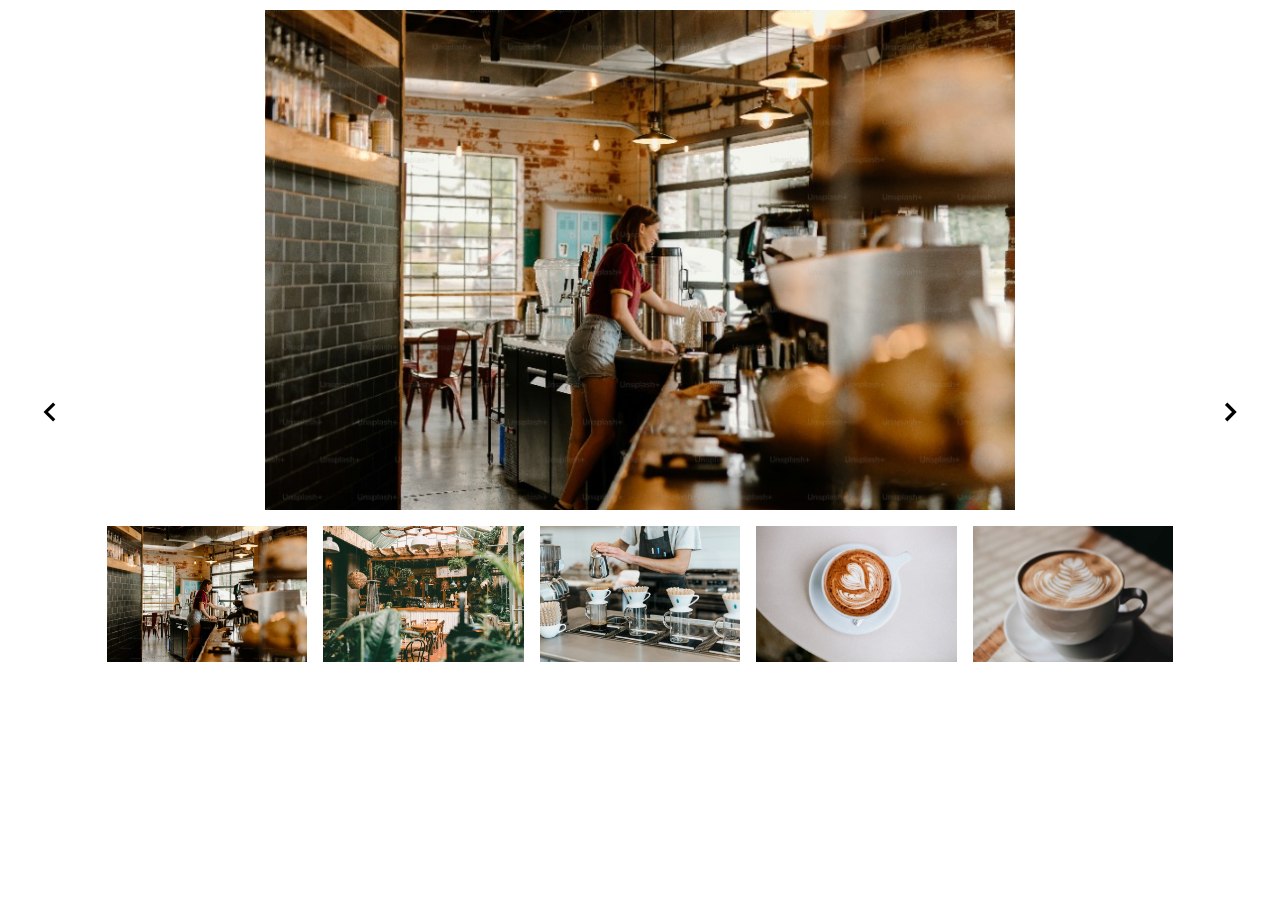
<file: carousel/index.html>
<!DOCTYPE html>
<html lang="en">
  <head>
    <meta charset="UTF-8" />
    <meta name="viewport" content="width=device-width, initial-scale=1.0" />
    <title>Carousel</title>
    <link rel="stylesheet" href="style.css" />
  </head>
  <body>
    <div class="container">
      <svg
        id="previous"
        xmlns="http://www.w3.org/2000/svg"
        width="24"
        height="24"
        viewBox="0 0 24 24"
      >
        <path
          d="M16.67 0l2.83 2.829-9.339 9.175 9.339 9.167-2.83 2.829-12.17-11.996z"
        />
      </svg>
      <div class="carousel">
        <div class="main-image-container">
          <img id="main-image" src="" alt="" />
        </div>
        <ul id="image-list"></ul>
      </div>
      <svg
        id="next"
        xmlns="http://www.w3.org/2000/svg"
        width="24"
        height="24"
        viewBox="0 0 24 24"
      >
        <path d="M5 3l3.057-3 11.943 12-11.943 12-3.057-3 9-9z" />
      </svg>
    </div>

    <script src="script.js"></script>
  </body>
</html>
</file>
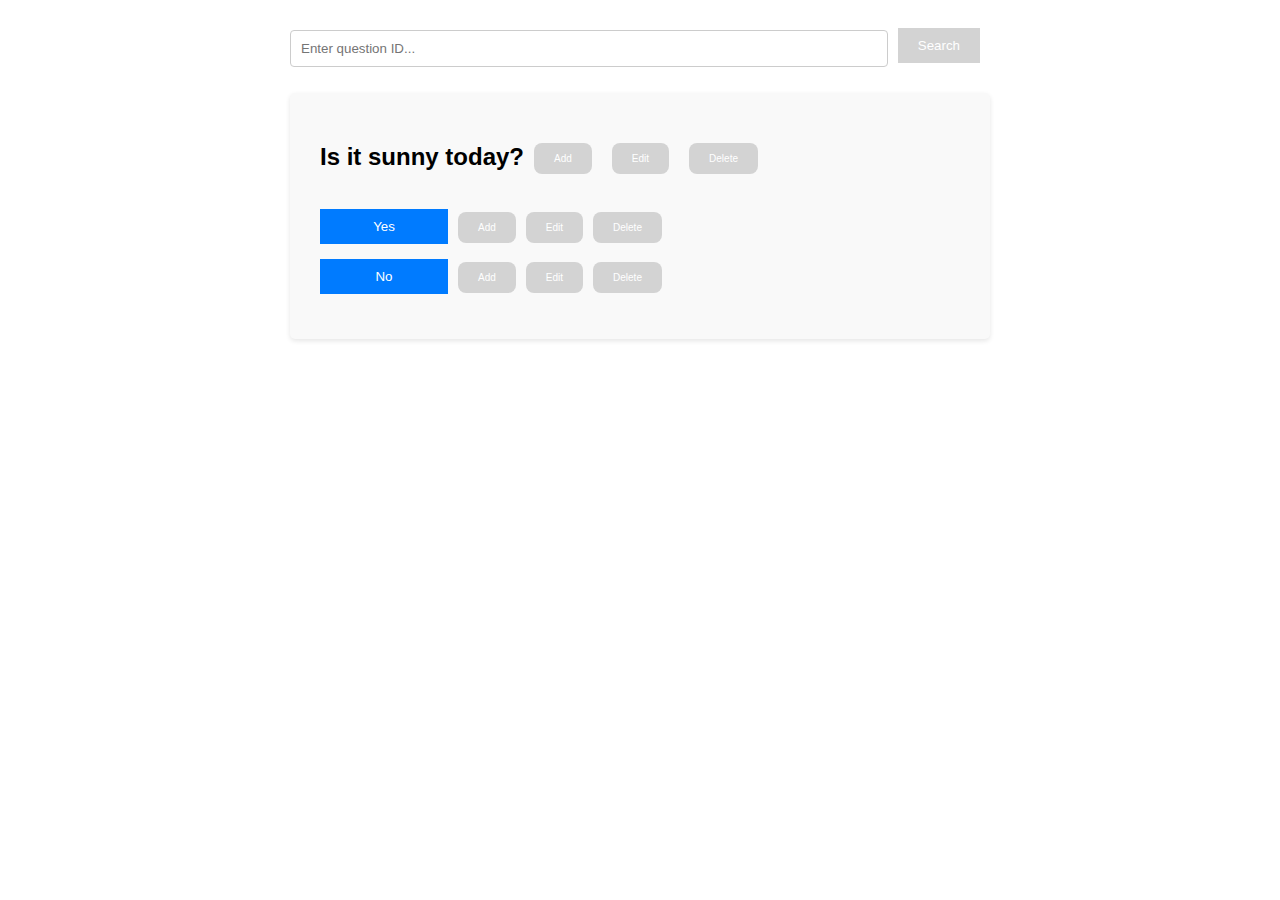
<file: decision-tree/index.html>
<!DOCTYPE html>
<html lang="en">
  <head>
    <meta charset="UTF-8" />
    <meta name="viewport" content="width=device-width, initial-scale=1.0" />
    <title>Decision Question Tree</title>
    <link rel="stylesheet" href="style.css" />
  </head>
  <body>
    <div class="container">
      <div class="search-group">
        <input type="text" id="search" placeholder="Enter question ID..." />
        <button id="search-button">Search</button>
      </div>
      <div id="question-container">
        <h2 id="question"></h2>
        <div id="answers"></div>
      </div>

      <div id="add-form">
        <h3>Add Answer</h3>
        <input type="text" id="answer-id" placeholder="Answer ID" />
        <input type="text" id="answer-text" placeholder="Answer Text" />
        <div class="button-container">
          <button type="submit" id="add-button">Add</button>
          <button type="button" id="cancel-add">Cancel</button>
        </div>
      </div>

      <div id="add-question-form">
        <h3>Add Question</h3>
        <input type="text" id="question-id" placeholder="Question ID" />
        <input type="text" id="add-question-text" placeholder="Question Text" />
        <div class="button-container">
          <button type="submit" id="add-question-button">Add</button>
          <button type="button" id="cancel-add-question">Cancel</button>
        </div>
      </div>

      <div id="edit-form">
        <h3>Edit Question</h3>
        <input type="text" id="question-text" placeholder="Question Text" />
        <div class="button-container">
          <button type="submit" id="save">Save</button>
          <button type="button" id="cancel-edit">Cancel</button>
        </div>
      </div>

      <div id="edit-answer-form">
        <h3>Edit Answer</h3>
        <input type="text" id="answer-edit-text" placeholder="Answer Text" />
        <div class="button-container">
          <button type="submit" id="save-edit-answer">Save</button>
          <button type="button" id="cancel-edit-answer">Cancel</button>
        </div>
      </div>
    </div>
    <script src="script.js"></script>
  </body>
</html>
</file>
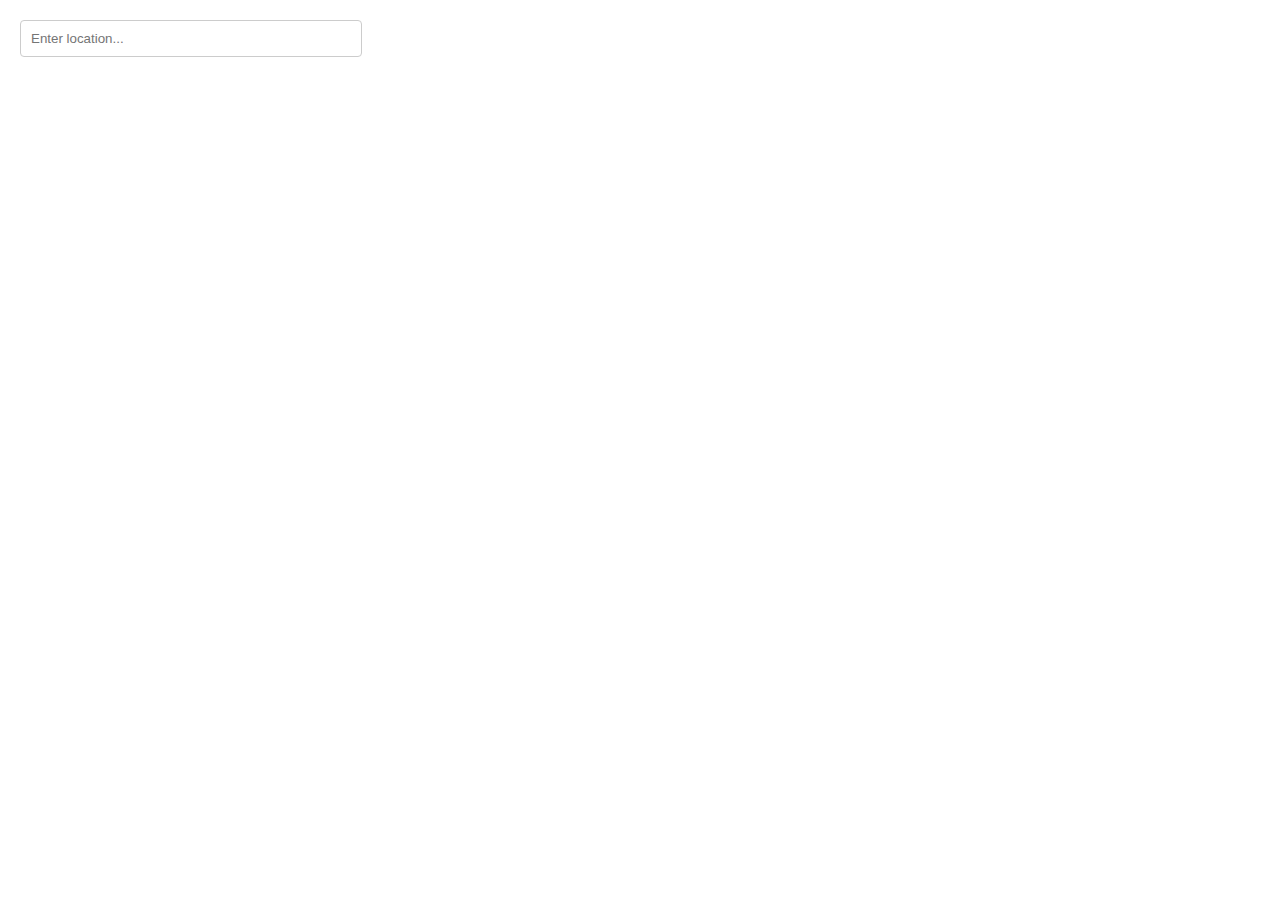
<file: mapbox/index.html>
<!DOCTYPE html>
<html>
  <head>
    <meta charset="utf-8" />
    <title>Mapbox</title>
    <meta
      name="viewport"
      content="initial-scale=1,maximum-scale=1,user-scalable=no"
    />
    <link
      href="https://api.mapbox.com/mapbox-gl-js/v3.2.0/mapbox-gl.css"
      rel="stylesheet"
    />
    <script src="https://api.mapbox.com/mapbox-gl-js/v3.2.0/mapbox-gl.js"></script>

    <link rel="stylesheet" href="style.css" />
  </head>
  <body>
    <input type="text" id="location-input" placeholder="Enter location..." />
    <ul id="location-list"></ul>

    <div id="map"></div>

    <script src="script.js"></script>
  </body>
</html>
</file>
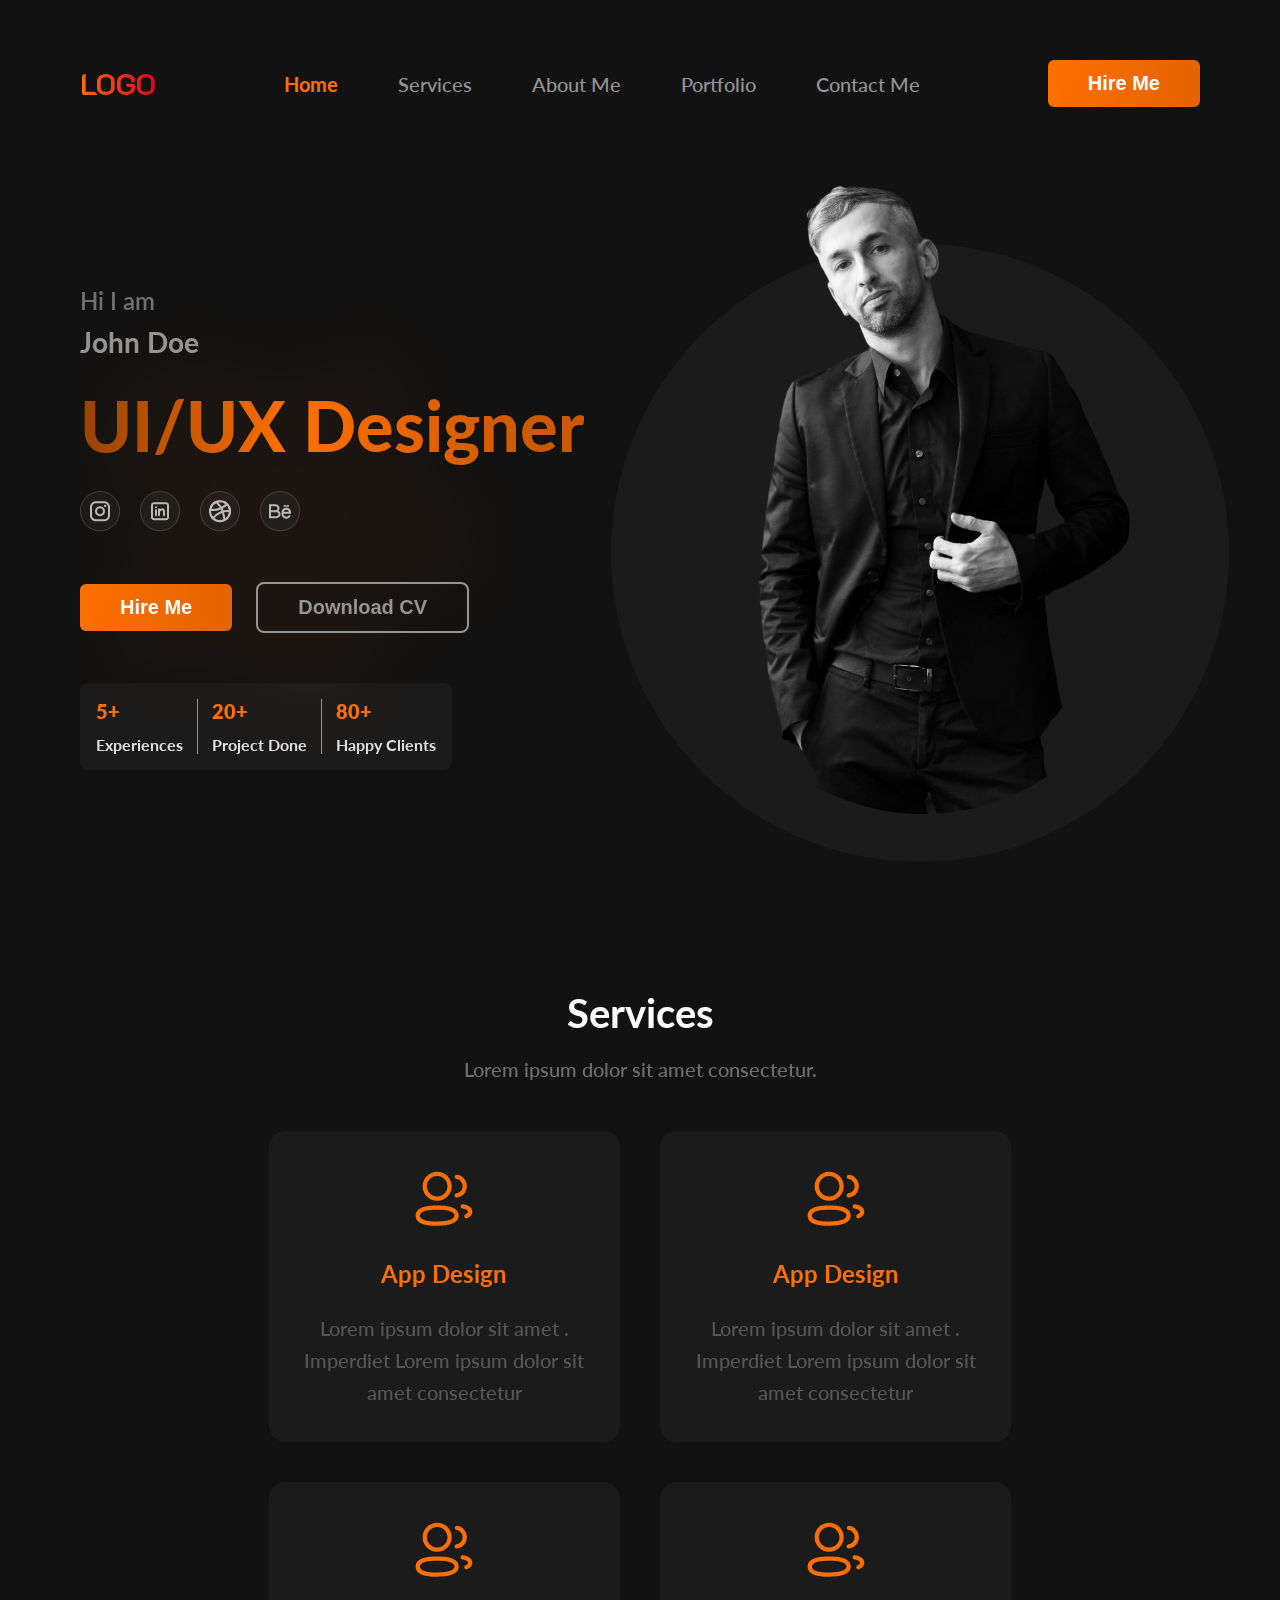
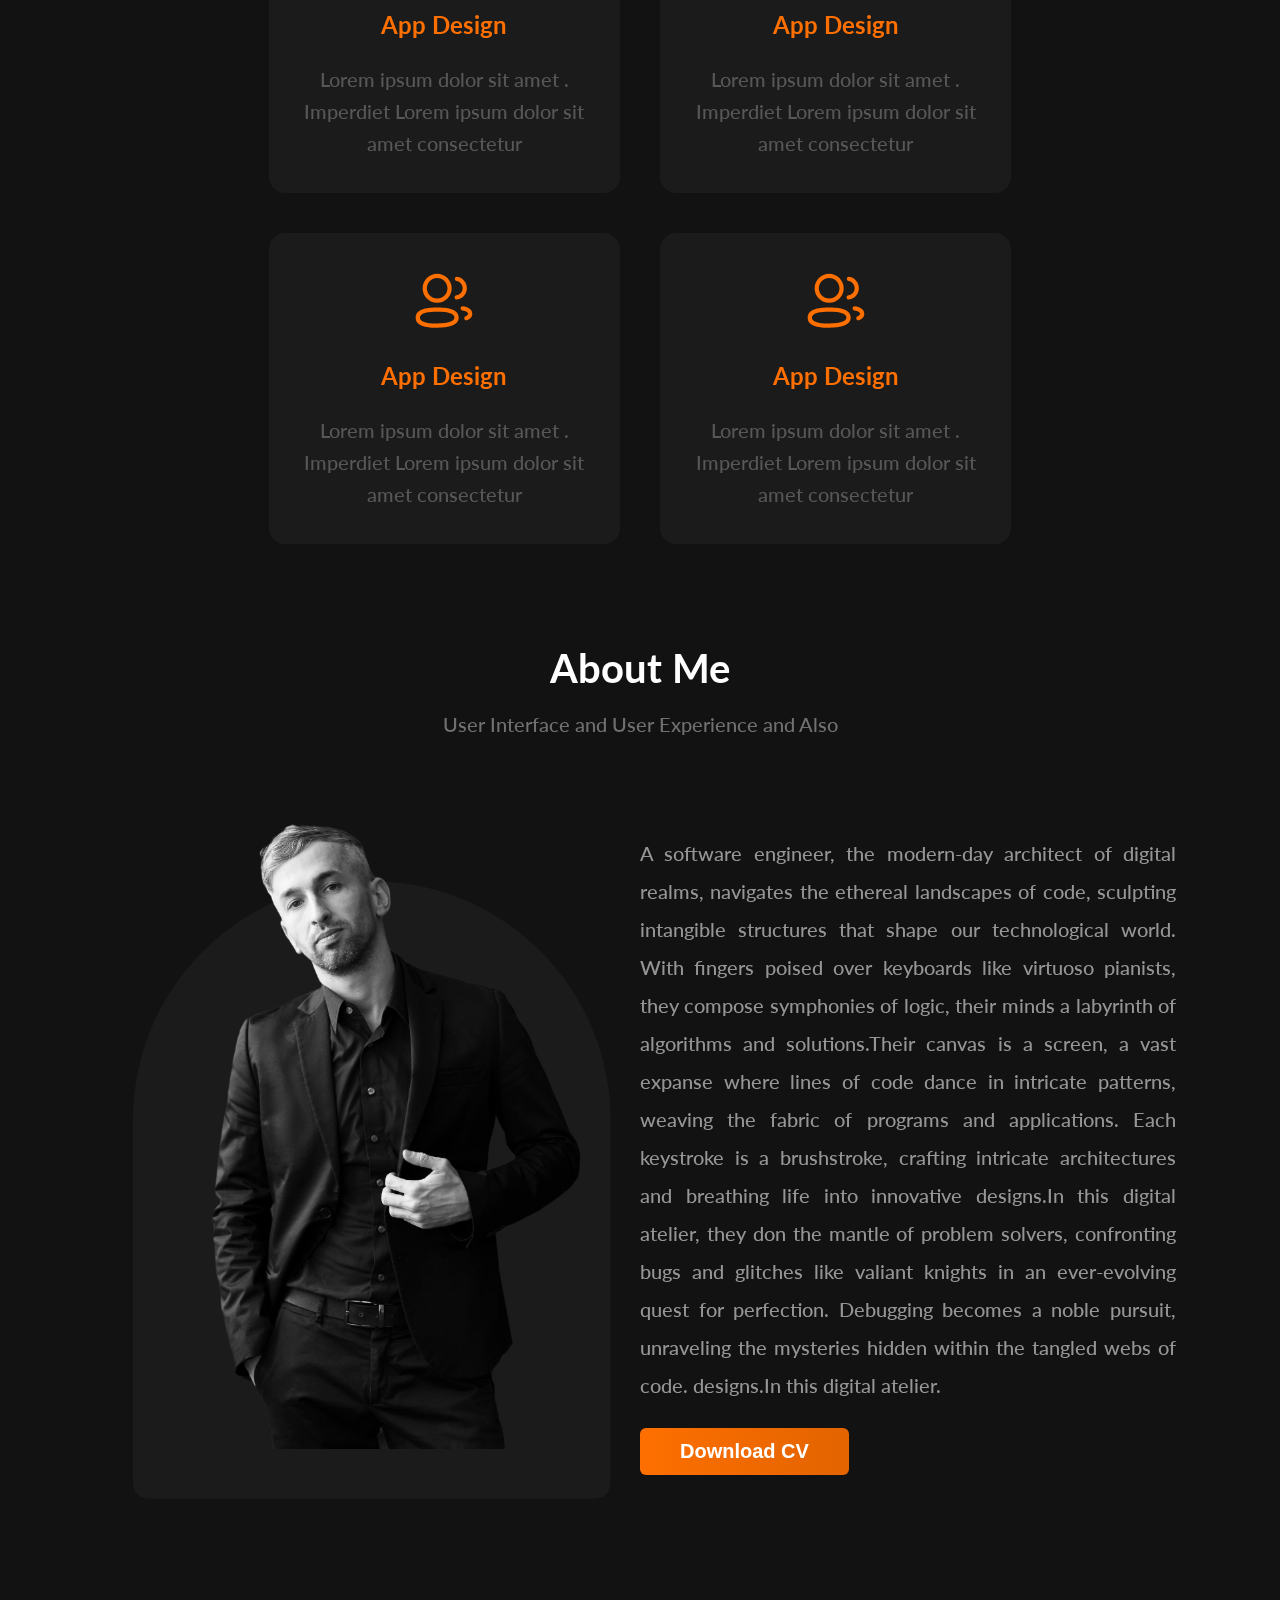
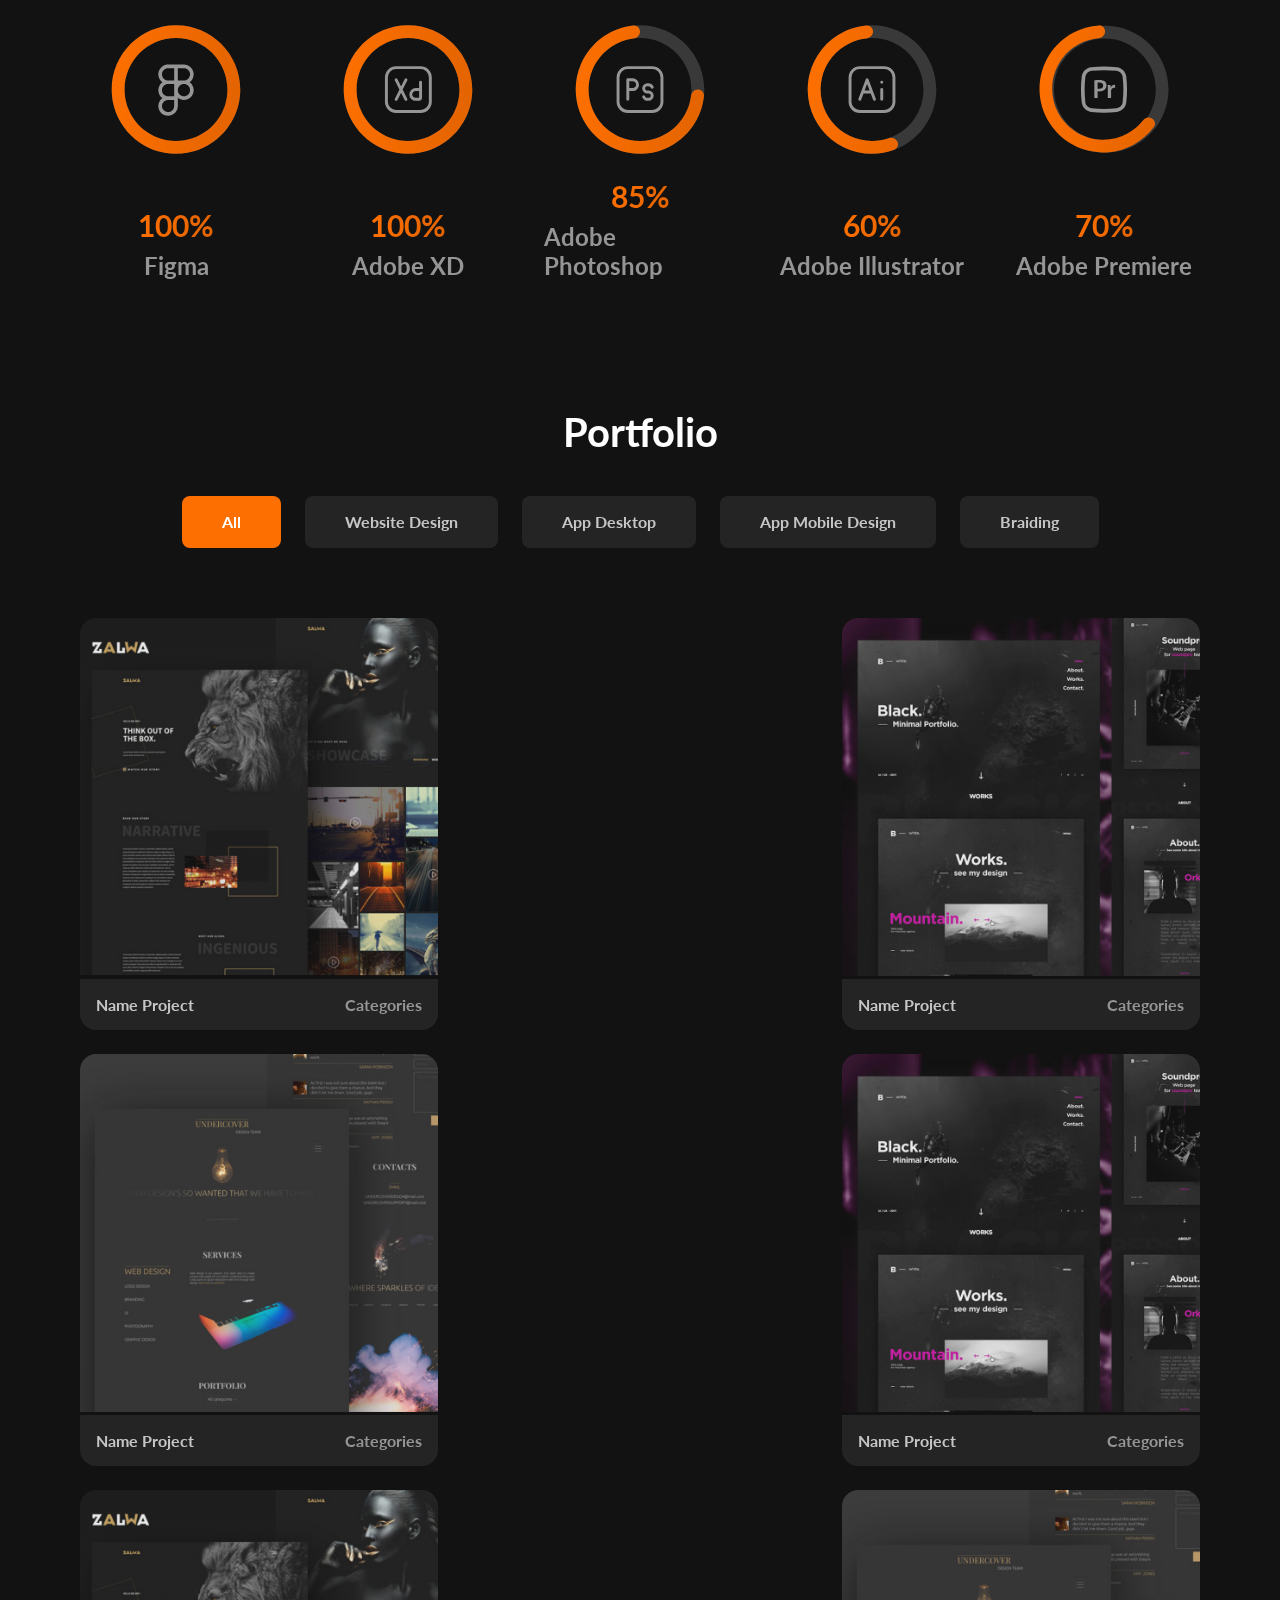
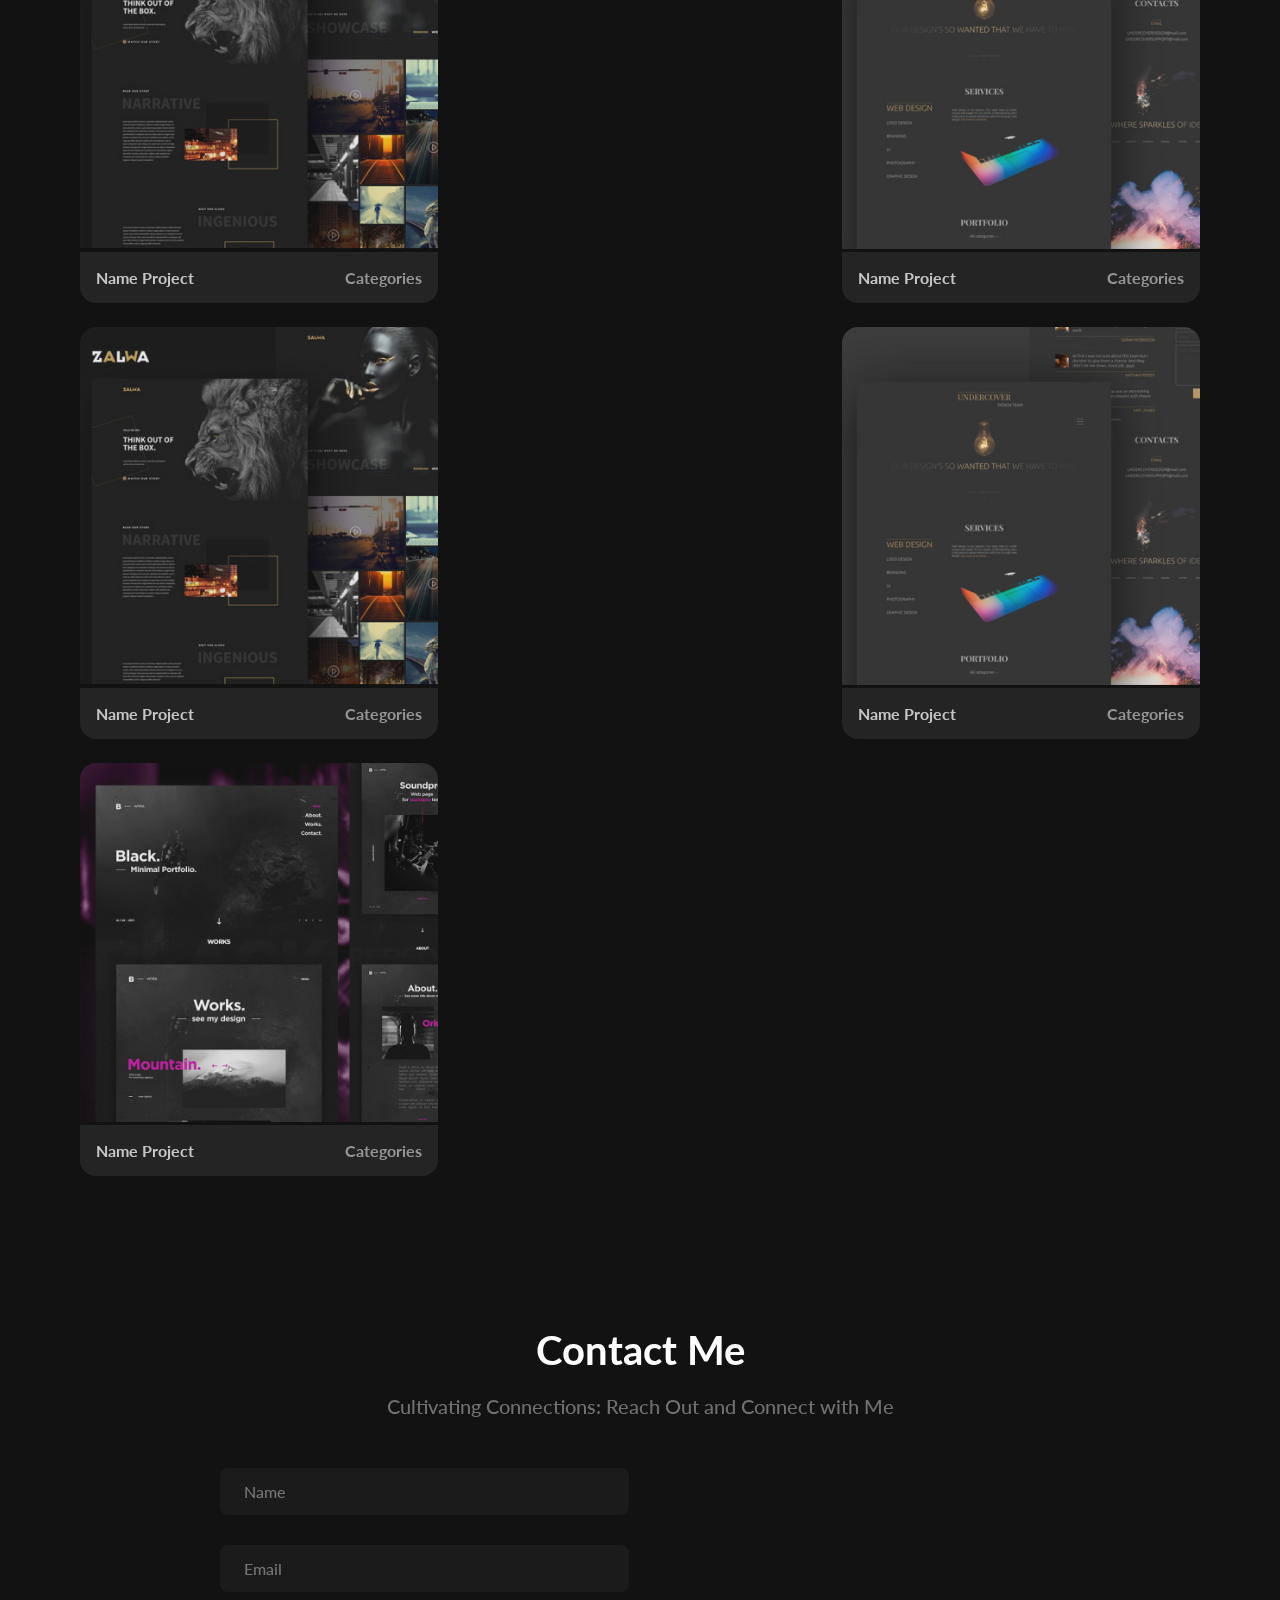
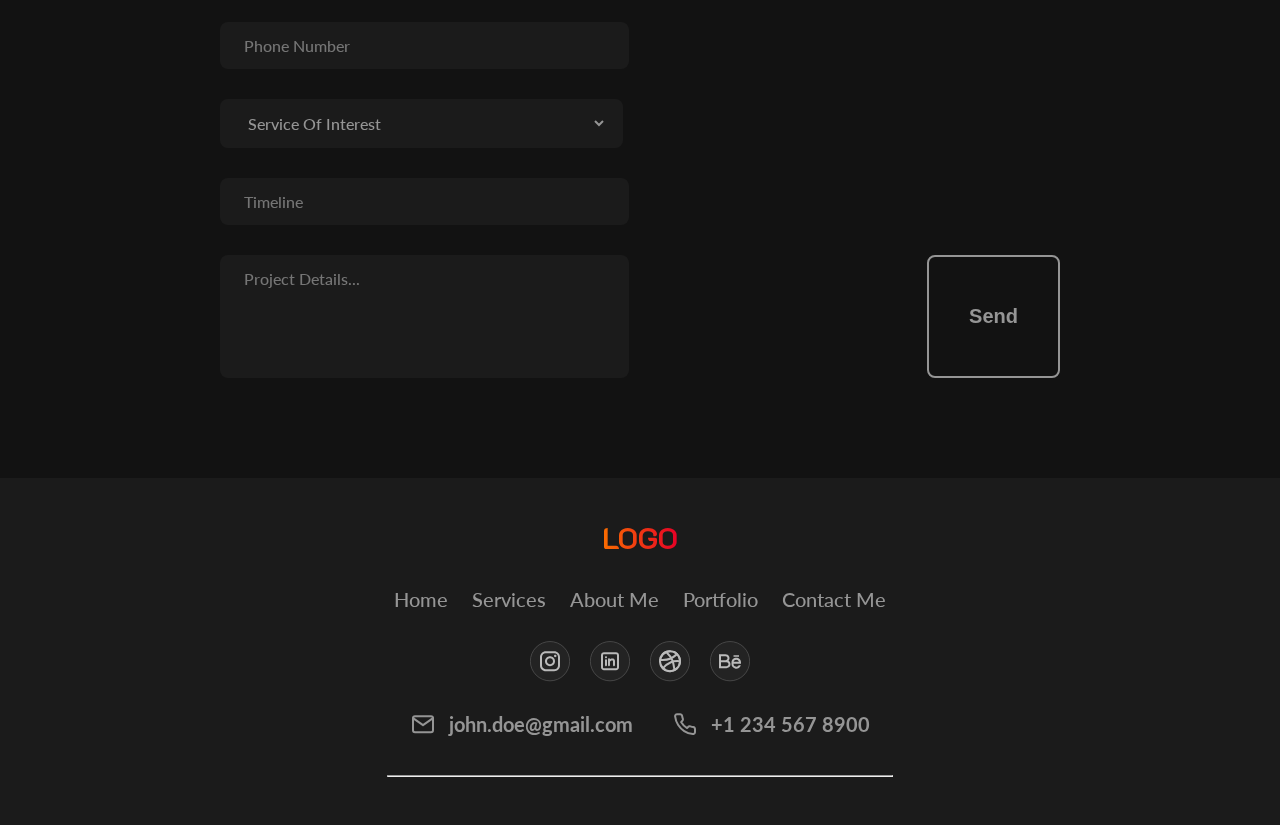
<file: personal-website/index.html>
<!DOCTYPE html>
<html lang="en">
  <head>
    <meta charset="UTF-8" />
    <meta name="viewport" content="width=device-width, initial-scale=1.0" />
    <title>Personal Website</title>
    <link rel="stylesheet" href="style.css" />
  </head>
  <body>
    <header>
      <div class="menu-dropdown">
        <svg
          class="menu"
          width="24"
          height="25"
          viewBox="0 0 24 25"
          fill="none"
          xmlns="http://www.w3.org/2000/svg"
        >
          <path
            d="M14 12.5H3"
            stroke="#959595"
            stroke-width="2"
            stroke-linecap="round"
            stroke-linejoin="round"
          />
          <path
            d="M21 6.5H3"
            stroke="#959595"
            stroke-width="2"
            stroke-linecap="round"
            stroke-linejoin="round"
          />
          <path
            d="M21 18.5H3"
            stroke="#959595"
            stroke-width="2"
            stroke-linecap="round"
            stroke-linejoin="round"
          />
        </svg>

        <div class="dropdown-content">
          <a href="#introduce">Home</a>
          <a href="#services">Services</a>
          <a href="#about">About Me</a>
          <a href="#portfolio">Porfolio</a>
          <a href="#contact">Contact Me</a>
        </div>
      </div>
      <p class="logo">LOGO</p>
      <ul class="nav-list">
        <li class="active"><a href="#introduce"></a>Home</li>
        <li><a href="#services"></a>Services</li>
        <li><a href="#about"></a>About Me</li>
        <li><a href="#portfolio"></a>Portfolio</li>
        <li><a href="#contact"></a>Contact Me</li>
      </ul>
      <button class="primary-button">Hire Me</button>
    </header>

    <section id="introduce">
      <div class="content-container">
        <p class="greeting">Hi I am</p>
        <p class="name">John Doe</p>
        <h1>UI/UX Designer</h1>
        <div class="social-icon">
          <svg
            width="40"
            height="41"
            viewBox="0 0 40 41"
            fill="none"
            xmlns="http://www.w3.org/2000/svg"
          >
            <circle
              cx="20"
              cy="20.1875"
              r="19.65"
              fill="white"
              fill-opacity="0.04"
              stroke="#575757"
              stroke-width="0.7"
            />
            <path
              d="M15.8 10.1875H24.2C27.4 10.1875 30 12.7875 30 15.9875V24.3875C30 25.9258 29.3889 27.401 28.3012 28.4887C27.2135 29.5764 25.7383 30.1875 24.2 30.1875H15.8C12.6 30.1875 10 27.5875 10 24.3875V15.9875C10 14.4492 10.6111 12.974 11.6988 11.8863C12.7865 10.7986 14.2617 10.1875 15.8 10.1875ZM15.6 12.1875C14.6452 12.1875 13.7295 12.5668 13.0544 13.2419C12.3793 13.917 12 14.8327 12 15.7875V24.5875C12 26.5775 13.61 28.1875 15.6 28.1875H24.4C25.3548 28.1875 26.2705 27.8082 26.9456 27.1331C27.6207 26.458 28 25.5423 28 24.5875V15.7875C28 13.7975 26.39 12.1875 24.4 12.1875H15.6ZM25.25 13.6875C25.5815 13.6875 25.8995 13.8192 26.1339 14.0536C26.3683 14.288 26.5 14.606 26.5 14.9375C26.5 15.269 26.3683 15.587 26.1339 15.8214C25.8995 16.0558 25.5815 16.1875 25.25 16.1875C24.9185 16.1875 24.6005 16.0558 24.3661 15.8214C24.1317 15.587 24 15.269 24 14.9375C24 14.606 24.1317 14.288 24.3661 14.0536C24.6005 13.8192 24.9185 13.6875 25.25 13.6875ZM20 15.1875C21.3261 15.1875 22.5979 15.7143 23.5355 16.652C24.4732 17.5896 25 18.8614 25 20.1875C25 21.5136 24.4732 22.7854 23.5355 23.723C22.5979 24.6607 21.3261 25.1875 20 25.1875C18.6739 25.1875 17.4021 24.6607 16.4645 23.723C15.5268 22.7854 15 21.5136 15 20.1875C15 18.8614 15.5268 17.5896 16.4645 16.652C17.4021 15.7143 18.6739 15.1875 20 15.1875ZM20 17.1875C19.2044 17.1875 18.4413 17.5036 17.8787 18.0662C17.3161 18.6288 17 19.3919 17 20.1875C17 20.9831 17.3161 21.7462 17.8787 22.3088C18.4413 22.8714 19.2044 23.1875 20 23.1875C20.7956 23.1875 21.5587 22.8714 22.1213 22.3088C22.6839 21.7462 23 20.9831 23 20.1875C23 19.3919 22.6839 18.6288 22.1213 18.0662C21.5587 17.5036 20.7956 17.1875 20 17.1875Z"
              fill="#BABABA"
            />
          </svg>
          <svg
            width="40"
            height="41"
            viewBox="0 0 40 41"
            fill="none"
            xmlns="http://www.w3.org/2000/svg"
          >
            <circle
              cx="20"
              cy="20.1875"
              r="19.65"
              fill="white"
              fill-opacity="0.04"
              stroke="#575757"
              stroke-width="0.7"
            />
            <g clip-path="url(#clip0_587_1237)">
              <path
                d="M26 11.1875C26.7956 11.1875 27.5587 11.5036 28.1213 12.0662C28.6839 12.6288 29 13.3919 29 14.1875V26.1875C29 26.9831 28.6839 27.7462 28.1213 28.3088C27.5587 28.8714 26.7956 29.1875 26 29.1875H14C13.2044 29.1875 12.4413 28.8714 11.8787 28.3088C11.3161 27.7462 11 26.9831 11 26.1875V14.1875C11 13.3919 11.3161 12.6288 11.8787 12.0662C12.4413 11.5036 13.2044 11.1875 14 11.1875H26ZM26 13.1875H14C13.7348 13.1875 13.4804 13.2929 13.2929 13.4804C13.1054 13.6679 13 13.9223 13 14.1875V26.1875C13 26.4527 13.1054 26.7071 13.2929 26.8946C13.4804 27.0821 13.7348 27.1875 14 27.1875H26C26.2652 27.1875 26.5196 27.0821 26.7071 26.8946C26.8946 26.7071 27 26.4527 27 26.1875V14.1875C27 13.9223 26.8946 13.6679 26.7071 13.4804C26.5196 13.2929 26.2652 13.1875 26 13.1875ZM16 18.1875C16.2449 18.1875 16.4813 18.2775 16.6644 18.4402C16.8474 18.603 16.9643 18.8272 16.993 19.0705L17 19.1875V24.1875C16.9997 24.4424 16.9021 24.6875 16.7272 24.8729C16.5522 25.0582 16.313 25.1697 16.0586 25.1847C15.8042 25.1996 15.5536 25.1168 15.3582 24.9532C15.1627 24.7896 15.0371 24.5576 15.007 24.3045L15 24.1875V19.1875C15 18.9223 15.1054 18.6679 15.2929 18.4804C15.4804 18.2929 15.7348 18.1875 16 18.1875ZM19 17.1875C19.2342 17.1875 19.461 17.2696 19.6408 17.4197C19.8206 17.5697 19.9421 17.7781 19.984 18.0085C20.1852 17.8918 20.3933 17.7873 20.607 17.6955C21.274 17.4105 22.273 17.2535 23.175 17.5365C23.648 17.6865 24.123 17.9665 24.475 18.4435C24.79 18.8685 24.96 19.3855 24.994 19.9665L25 20.1875V24.1875C24.9997 24.4424 24.9021 24.6875 24.7272 24.8729C24.5522 25.0582 24.313 25.1697 24.0586 25.1847C23.8042 25.1996 23.5536 25.1168 23.3582 24.9532C23.1627 24.7896 23.0371 24.5576 23.007 24.3045L23 24.1875V20.1875C23 19.8575 22.92 19.7035 22.868 19.6325C22.7934 19.5397 22.6905 19.4737 22.575 19.4445C22.227 19.3345 21.726 19.3925 21.393 19.5345C20.893 19.7485 20.435 20.0845 20.123 20.3955L20 20.5275V24.1875C19.9997 24.4424 19.9021 24.6875 19.7272 24.8729C19.5522 25.0582 19.313 25.1697 19.0586 25.1847C18.8042 25.1996 18.5536 25.1168 18.3582 24.9532C18.1627 24.7896 18.0371 24.5576 18.007 24.3045L18 24.1875V18.1875C18 17.9223 18.1054 17.6679 18.2929 17.4804C18.4804 17.2929 18.7348 17.1875 19 17.1875ZM16 15.1875C16.2652 15.1875 16.5196 15.2929 16.7071 15.4804C16.8946 15.6679 17 15.9223 17 16.1875C17 16.4527 16.8946 16.7071 16.7071 16.8946C16.5196 17.0821 16.2652 17.1875 16 17.1875C15.7348 17.1875 15.4804 17.0821 15.2929 16.8946C15.1054 16.7071 15 16.4527 15 16.1875C15 15.9223 15.1054 15.6679 15.2929 15.4804C15.4804 15.2929 15.7348 15.1875 16 15.1875Z"
                fill="#BABABA"
              />
            </g>
            <defs>
              <clipPath id="clip0_587_1237">
                <rect
                  width="24"
                  height="24"
                  fill="white"
                  transform="translate(8 8.1875)"
                />
              </clipPath>
            </defs>
          </svg>
          <svg
            width="40"
            height="41"
            viewBox="0 0 40 41"
            fill="none"
            xmlns="http://www.w3.org/2000/svg"
          >
            <circle
              cx="20"
              cy="20.1875"
              r="19.65"
              fill="white"
              fill-opacity="0.04"
              stroke="#575757"
              stroke-width="0.7"
            />
            <path
              d="M30 20.1875C30.0017 21.5047 29.7424 22.8091 29.237 24.0254C28.7316 25.2418 27.9901 26.3459 27.0555 27.274C26.1285 28.1993 25.0283 28.9329 23.8177 29.4329C22.6071 29.9328 21.3098 30.1892 20 30.1875C14.477 30.1875 10 25.7105 10 20.1875C9.99651 17.6234 10.9814 15.1566 12.75 13.3C13.6832 12.3153 14.8075 11.5314 16.0541 10.9962C17.3007 10.461 18.6434 10.1858 20 10.1875C21.3098 10.1858 22.6071 10.4422 23.8177 10.9422C25.0283 11.4421 26.1285 12.1757 27.0555 13.101C27.9901 14.0291 28.7316 15.1332 29.237 16.3496C29.7424 17.5659 30.0017 18.8704 30 20.1875Z"
              stroke="#BABABA"
              stroke-width="2"
              stroke-linecap="round"
              stroke-linejoin="round"
            />
            <path
              d="M30 20.1875C28.541 20.1875 24.516 19.6375 20.9135 21.219C17 22.9375 14.1665 25.6035 12.9315 27.261"
              stroke="#BABABA"
              stroke-width="2"
              stroke-linecap="round"
              stroke-linejoin="round"
            />
            <path
              d="M16.25 10.9146C17.815 12.3591 21.23 16.0366 22.5 19.6876C23.77 23.3386 24.24 27.8276 24.53 29.1051"
              stroke="#BABABA"
              stroke-width="2"
              stroke-linecap="round"
              stroke-linejoin="round"
            />
            <path
              d="M10.077 18.9376C11.966 19.0516 16.9665 19.1541 20.1665 17.7876C23.3665 16.4211 26.12 13.9076 27.0645 13.1101M10.75 23.9941C11.6312 26.1271 13.2204 27.8912 15.25 28.9896"
              stroke="#BABABA"
              stroke-width="2"
              stroke-linecap="round"
              stroke-linejoin="round"
            />
            <path
              d="M10 20.1875C9.99651 17.6234 10.9814 15.1566 12.75 13.3C13.6832 12.3153 14.8075 11.5314 16.0541 10.9962C17.3007 10.461 18.6434 10.1858 20 10.1875M24 11.0195C25.1388 11.5178 26.175 12.2236 27.0555 13.101C27.9901 14.0291 28.7316 15.1332 29.237 16.3496C29.7424 17.5659 30.0017 18.8704 30 20.1875C30 21.4185 29.7775 22.598 29.37 23.6875M20 30.1875C21.3098 30.1892 22.6071 29.9328 23.8177 29.4329C25.0283 28.9329 26.1285 28.1993 27.0555 27.274"
              stroke="#BABABA"
              stroke-width="2"
              stroke-linecap="round"
              stroke-linejoin="round"
            />
          </svg>
          <svg
            width="40"
            height="41"
            viewBox="0 0 40 41"
            fill="none"
            xmlns="http://www.w3.org/2000/svg"
          >
            <circle
              cx="20"
              cy="20.1875"
              r="19.65"
              fill="white"
              fill-opacity="0.04"
              stroke="#575757"
              stroke-width="0.7"
            />
            <path
              d="M15.5 19.1875C16.0304 19.1875 16.5391 18.9768 16.9142 18.6017C17.2893 18.2266 17.5 17.7179 17.5 17.1875C17.5 16.6571 17.2893 16.1484 16.9142 15.7733C16.5391 15.3982 16.0304 15.1875 15.5 15.1875H11V19.1875H15.5ZM16.5 21.1875H11V25.1875H16.5C17.0304 25.1875 17.5391 24.9768 17.9142 24.6017C18.2893 24.2266 18.5 23.7179 18.5 23.1875C18.5 22.6571 18.2893 22.1484 17.9142 21.7733C17.5391 21.3982 17.0304 21.1875 16.5 21.1875ZM18.563 19.7595C19.3125 20.2102 19.8937 20.8941 20.2175 21.7066C20.5413 22.519 20.5899 23.4152 20.3559 24.2579C20.1218 25.1006 19.618 25.8434 18.9216 26.3725C18.2252 26.9016 17.3746 27.1879 16.5 27.1875H9V13.1875H15.5C16.2617 13.1874 17.0075 13.4048 17.6498 13.8141C18.2922 14.2234 18.8043 14.8076 19.126 15.498C19.4478 16.1883 19.5657 16.9562 19.4659 17.7113C19.3662 18.4664 19.0529 19.1773 18.563 19.7605M23.5 14.1875H29V15.6875H23.5V14.1875ZM31 22.6875H23.5V22.9375C23.4998 23.5552 23.7075 24.1551 24.0898 24.6403C24.4721 25.1255 25.0066 25.4679 25.6073 25.6123C26.2079 25.7567 26.8396 25.6947 27.4007 25.4362C27.9617 25.1777 28.4194 24.7378 28.7 24.1875H30.834C30.5293 25.2958 29.8333 26.2561 28.8748 26.8905C27.9164 27.5249 26.7605 27.7904 25.6212 27.6378C24.482 27.4853 23.4367 26.925 22.6789 26.0607C21.9212 25.1965 21.5023 24.0869 21.5 22.9375V21.4375C21.5 20.1777 22.0004 18.9695 22.8912 18.0787C23.782 17.1879 24.9902 16.6875 26.25 16.6875C27.5098 16.6875 28.718 17.1879 29.6088 18.0787C30.4996 18.9695 31 20.1777 31 21.4375V22.6875ZM28.896 20.6875C28.7323 20.112 28.3854 19.6056 27.9079 19.245C27.4304 18.8844 26.8483 18.6893 26.25 18.6893C25.6517 18.6893 25.0696 18.8844 24.5921 19.245C24.1146 19.6056 23.7677 20.112 23.604 20.6875H28.896Z"
              fill="#BABABA"
            />
          </svg>
        </div>
        <div class="introduce-button-group">
          <button class="primary-button">Hire Me</button>
          <button class="secondary-button">Download CV</button>
        </div>
        <div class="statistic-container">
          <div class="statistic-item border-right">
            <p class="statistic-number">5+</p>
            <p class="statistic-title">Experiences</p>
          </div>
          <div class="statistic-item border-right">
            <p class="statistic-number">20+</p>
            <p class="statistic-title">Project Done</p>
          </div>
          <div class="statistic-item">
            <p class="statistic-number">80+</p>
            <p class="statistic-title">Happy Clients</p>
          </div>
        </div>
      </div>

      <div class="hidden-background">
        <svg
          width="430"
          height="515"
          viewBox="0 0 430 515"
          fill="none"
          xmlns="http://www.w3.org/2000/svg"
        >
          <g opacity="0.04" filter="url(#filter0_f_587_1221)">
            <path
              fill-rule="evenodd"
              clip-rule="evenodd"
              d="M406 272.226L405.84 274.716L405.492 277.198L404.958 279.666L404.239 282.114L403.341 284.534L402.266 286.923L401.021 289.273L399.611 291.58L398.045 293.84L396.329 296.047L394.473 298.197L392.485 300.288L390.377 302.316L388.158 304.279L385.839 306.175L383.43 308.003L380.944 309.761L378.391 311.451L375.782 313.071L373.127 314.623L370.437 316.107L367.721 317.525L364.987 318.879L362.245 320.17L359.502 321.4L356.766 322.573L354.043 323.69L351.339 324.755L348.661 325.769L346.013 326.736L343.399 327.659L340.825 328.541L338.295 329.386L335.811 330.196L333.379 330.975L331.002 331.726L328.682 332.455L326.424 333.164L324.23 333.857L322.103 334.54L320.047 335.216L318.063 335.89L316.155 336.566L314.323 337.249L312.57 337.944L310.898 338.655L309.308 339.387L307.801 340.145L306.376 340.933L305.036 341.756L303.779 342.618L302.604 343.522L301.511 344.474L300.499 345.476L299.566 346.533L298.708 347.646L297.924 348.818L297.211 350.053L296.565 351.351L295.983 352.714L295.459 354.143L294.991 355.639L294.572 357.201L294.197 358.829L293.863 360.522L293.562 362.279L293.289 364.097L293.039 365.974L292.805 367.906L292.582 369.891L292.363 371.924L292.144 374.001L291.917 376.118L291.677 378.268L291.419 380.446L291.137 382.648L290.826 384.865L290.482 387.094L290.099 389.326L289.674 391.555L289.203 393.775L288.682 395.979L288.109 398.161L287.48 400.314L286.793 402.432L286.047 404.509L285.241 406.538L284.373 408.515L283.443 410.434L282.451 412.291L281.398 414.08L280.284 415.799L279.11 417.444L277.879 419.012L276.592 420.5L275.251 421.908L273.858 423.234L272.418 424.478L270.931 425.639L269.402 426.718L267.834 427.717L266.229 428.638L264.592 429.481L262.926 430.251L261.233 430.95L259.518 431.581L257.782 432.147L256.029 432.652L254.262 433.101L252.484 433.495L250.695 433.839L248.899 434.135L247.097 434.385L245.29 434.593L243.48 434.757L241.668 434.88L239.854 434.961L238.04 435L236.225 434.995L234.411 434.945L232.599 434.848L230.788 434.702L228.981 434.507L227.177 434.259L225.378 433.958L223.585 433.602L221.798 433.191L220.021 432.724L218.252 432.2L216.495 431.62L214.749 430.984L213.018 430.293L211.301 429.549L209.6 428.752L207.917 427.906L206.253 427.013L204.607 426.075L202.983 425.096L201.38 424.079L199.798 423.028L198.239 421.946L196.703 420.839L195.19 419.71L193.699 418.564L192.231 417.405L190.786 416.237L189.361 415.066L187.958 413.895L186.574 412.73L185.209 411.575L183.862 410.433L182.53 409.31L181.212 408.209L179.907 407.134L178.613 406.088L177.327 405.075L176.047 404.099L174.772 403.162L173.499 402.266L172.225 401.414L170.948 400.609L169.666 399.852L168.376 399.145L167.076 398.489L165.763 397.885L164.435 397.333L163.089 396.836L161.722 396.392L160.333 396.001L158.919 395.665L157.478 395.381L156.007 395.15L154.504 394.971L152.966 394.842L151.393 394.762L149.782 394.73L148.131 394.745L146.439 394.803L144.703 394.905L142.922 395.046L141.095 395.226L139.22 395.441L137.297 395.69L135.323 395.969L133.299 396.277L131.223 396.609L129.095 396.963L126.914 397.336L124.68 397.725L122.393 398.126L120.053 398.536L117.66 398.951L115.215 399.368L112.719 399.783L110.172 400.191L107.576 400.59L104.932 400.974L102.242 401.34L99.5083 401.683L96.7337 401.999L93.921 402.282L91.0735 402.529L88.195 402.734L85.2901 402.891L82.3642 402.996L79.4233 403.041L76.4744 403.021L73.5253 402.928L70.5842 402.757L67.6603 402.501L64.7632 402.153L61.903 401.707L59.0901 401.158L56.3349 400.499L53.6482 399.727L51.0404 398.839L48.522 397.829L46.1031 396.698L43.7934 395.442L41.6023 394.061L39.5385 392.556L37.6103 390.928L35.8251 389.177L34.1896 387.308L32.71 385.324L31.3914 383.228L30.238 381.026L29.2533 378.722L28.4398 376.323L27.7989 373.836L27.3313 371.267L27.0366 368.623L26.9136 365.913L26.9599 363.144L27.1724 360.324L27.5471 357.461L28.079 354.565L28.7624 351.642L29.5906 348.701L30.5564 345.751L31.6516 342.798L32.8676 339.851L34.1951 336.917L35.6241 334.002L37.1442 331.114L38.7447 328.258L40.4143 325.44L42.1416 322.665L43.9147 319.938L45.7218 317.262L47.551 314.642L49.3901 312.079L51.2271 309.576L53.0502 307.136L54.8476 304.758L56.6078 302.443L58.3198 300.191L59.9726 298.002L61.5559 295.873L63.0598 293.803L64.4751 291.789L65.7929 289.828L67.0052 287.918L68.1046 286.054L69.0843 284.232L69.9387 282.446L70.6624 280.694L71.2514 278.968L71.7022 277.264L72.0122 275.576L72.1799 273.899L72.2045 272.226L72.0861 270.552L71.8257 268.871L71.4253 267.177L70.8876 265.465L70.2162 263.73L69.4156 261.966L68.491 260.168L67.4483 258.332L66.2943 256.453L65.0362 254.528L63.682 252.553L62.2403 250.525L60.7201 248.442L59.1308 246.302L57.4824 244.102L55.785 241.842L54.049 239.522L52.2851 237.141L50.5041 234.701L48.7167 232.202L46.9338 229.645L45.1658 227.034L43.4225 224.369L41.7129 221.655L40.0453 218.893L38.427 216.087L36.8648 213.24L35.3652 210.356L33.9346 207.437L32.5796 204.488L31.3062 201.514L30.1203 198.518L29.0271 195.506L28.0318 192.483L27.1386 189.452L26.3515 186.42L25.6738 183.39L25.1081 180.369L24.6566 177.36L24.3209 174.368L24.1019 171.397L24 168.453L24.0151 165.538L24.1467 162.657L24.3935 159.813L24.7541 157.01L25.2265 154.251L25.8084 151.537L26.4971 148.873L27.2898 146.26L28.1832 143.699L29.1739 141.194L30.2584 138.744L31.433 136.352L32.6938 134.018L34.0371 131.743L35.4589 129.527L36.9554 127.371L38.5227 125.275L40.157 123.238L41.8546 121.262L43.6119 119.345L45.4252 117.488L47.2914 115.689L49.207 113.95L51.1691 112.268L53.1747 110.645L55.2211 109.079L57.3056 107.571L59.4259 106.119L61.5798 104.725L63.765 103.387L65.9798 102.105L68.2222 100.881L70.4908 99.7132L72.784 98.6027L75.1003 97.5499L77.4386 96.5552L79.7977 95.6193L82.1765 94.743L84.5739 93.927L86.9891 93.1724L89.4209 92.4803L91.8687 91.8516L94.3314 91.2878L96.8081 90.7899L99.298 90.3593L101.8 89.9973L104.313 89.7052L106.837 89.4843L109.369 89.3358L111.91 89.261L114.456 89.2608L117.009 89.3363L119.564 89.4882L122.123 89.7174L124.681 90.0242L127.239 90.4089L129.794 90.8716L132.344 91.4122L134.887 92.03L137.422 92.7245L139.946 93.4946L142.456 94.3388L144.952 95.2557L147.43 96.2431L149.888 97.2989L152.325 98.4204L154.737 99.6048L157.124 100.849L159.483 102.15L161.812 103.503L164.108 104.904L166.371 106.347L168.597 107.825L170.785 109.329L172.932 110.85L175.037 112.378L177.099 113.902L179.116 115.411L181.088 116.896L183.015 118.347L184.898 119.751L186.737 121.101L188.534 122.385L190.289 123.595L192.007 124.721L193.688 125.755L195.336 126.689L196.954 127.515L198.546 128.226L200.115 128.817L201.666 129.282L203.202 129.616L204.73 129.816L206.253 129.877L207.775 129.8L209.303 129.581L210.842 129.221L212.395 128.72L213.967 128.081L215.565 127.304L217.191 126.394L218.852 125.355L220.55 124.192L222.289 122.91L224.074 121.517L225.908 120.02L227.793 118.427L229.731 116.747L231.726 114.991L233.778 113.168L235.888 111.288L238.057 109.364L240.284 107.407L242.57 105.429L244.912 103.442L247.31 101.458L249.76 99.4915L252.26 97.554L254.807 95.6585L257.397 93.8176L260.024 92.0439L262.685 90.3495L265.373 88.7464L268.083 87.2462L270.808 85.86L273.542 84.5983L276.278 83.4712L279.008 82.4878L281.726 81.6569L284.423 80.9861L287.091 80.4825L289.723 80.1521L292.311 80L294.848 80.0304L297.325 80.2466L299.735 80.6505L302.071 81.2433L304.327 82.0251L306.495 82.9947L308.57 84.1502L310.547 85.4882L312.42 87.0047L314.186 88.6944L315.841 90.5512L317.382 92.568L318.807 94.7368L320.115 97.0489L321.305 99.4948L322.378 102.064L323.335 104.747L324.178 107.531L324.91 110.406L325.535 113.359L326.056 116.379L326.479 119.454L326.809 122.572L327.052 125.722L327.215 128.893L327.303 132.074L327.323 135.257L327.282 138.432L327.187 141.591L327.044 144.724L326.862 147.826L326.648 150.887L326.409 153.902L326.153 156.865L325.889 159.769L325.623 162.61L325.363 165.384L325.118 168.086L324.895 170.712L324.701 173.261L324.545 175.729L324.434 178.116L324.376 180.418L324.376 182.636L324.443 184.769L324.583 186.818L324.802 188.782L325.107 190.665L325.502 192.467L325.992 194.191L326.583 195.84L327.278 197.417L328.08 198.925L328.992 200.37L330.016 201.756L331.154 203.087L332.406 204.37L333.772 205.609L335.252 206.811L336.843 207.982L338.543 209.128L340.35 210.256L342.258 211.371L344.264 212.482L346.362 213.593L348.546 214.712L350.809 215.845L353.143 216.997L355.541 218.176L357.992 219.386L360.489 220.633L363.022 221.922L365.579 223.257L368.15 224.643L370.725 226.084L373.291 227.582L375.838 229.14L378.353 230.761L380.825 232.446L383.242 234.196L385.593 236.012L387.865 237.893L390.048 239.839L392.131 241.849L394.102 243.92L395.953 246.05L397.672 248.237L399.251 250.476L400.681 252.764L401.955 255.097L403.065 257.469L404.005 259.876L404.77 262.312L405.355 264.771L405.756 267.247L405.972 269.734L406 272.226Z"
              fill="#FD6F00"
            />
          </g>
          <defs>
            <filter
              id="filter0_f_587_1221"
              x="-56"
              y="0"
              width="542"
              height="515"
              filterUnits="userSpaceOnUse"
              color-interpolation-filters="sRGB"
            >
              <feFlood flood-opacity="0" result="BackgroundImageFix" />
              <feBlend
                mode="normal"
                in="SourceGraphic"
                in2="BackgroundImageFix"
                result="shape"
              />
              <feGaussianBlur
                stdDeviation="40"
                result="effect1_foregroundBlur_587_1221"
              />
            </filter>
          </defs>
        </svg>
      </div>

      <div class="image-container">
        <svg
          width="383"
          height="383"
          viewBox="0 0 383 383"
          fill="none"
          xmlns="http://www.w3.org/2000/svg"
        >
          <circle
            cx="191.507"
            cy="191.507"
            r="191.493"
            fill="white"
            fill-opacity="0.04"
          />
        </svg>
        <img src="assets/personal-image.png" alt="" />
      </div>
    </section>

    <section id="services">
      <div class="title-container">
        <h2 class="title">Services</h2>
        <p class="text">Lorem ipsum dolor sit amet consectetur.</p>
      </div>

      <div class="service-container">
        <div class="service-item">
          <svg
            width="35"
            height="34"
            viewBox="0 0 35 34"
            fill="none"
            xmlns="http://www.w3.org/2000/svg"
          >
            <path
              fill-rule="evenodd"
              clip-rule="evenodd"
              d="M14.0886 19.7725C18.7056 19.7725 24.844 20.2924 24.844 24.7903C24.844 29.5284 17.6914 29.8126 14.6233 29.8297L13.5094 29.8297C10.2381 29.8127 3.33331 29.5301 3.33331 24.8186C3.33331 20.0752 10.4859 19.7906 13.554 19.7735L13.9226 19.7725C13.9801 19.7725 14.0354 19.7725 14.0886 19.7725ZM14.0886 21.8975C10.1517 21.8975 5.45831 22.4032 5.45831 24.8186C5.45831 26.734 8.36248 27.7058 14.0886 27.7058C19.8148 27.7058 22.719 26.724 22.719 24.7903C22.719 22.8707 19.8148 21.8975 14.0886 21.8975ZM27.0011 19.1107C30.8346 19.6845 31.6379 21.4596 31.6379 22.8465C31.6379 23.8792 31.1916 25.2775 29.0624 26.0836C28.9391 26.1303 28.8116 26.153 28.6856 26.153C28.2563 26.153 27.8526 25.8909 27.6925 25.4673C27.4842 24.9191 27.7605 24.3042 28.3087 24.0974C29.5129 23.6412 29.5129 23.0845 29.5129 22.8465C29.5129 22.0432 28.5623 21.4936 26.6881 21.2145C26.1072 21.1266 25.7063 20.5855 25.7927 20.0061C25.8806 19.4252 26.4316 19.0356 27.0011 19.1107ZM14.0886 2.83337C18.0992 2.83337 21.3633 6.09737 21.3633 10.108C21.3717 12.0403 20.6223 13.865 19.2566 15.2391C17.8938 16.6147 16.0734 17.3755 14.1368 17.3825H14.0886C10.0766 17.3825 6.81265 14.1185 6.81265 10.108C6.81265 6.09737 10.0766 2.83337 14.0886 2.83337ZM24.1294 4.42542C26.9132 4.88159 28.9333 7.26301 28.9333 10.0864C28.9277 12.9268 26.8069 15.3663 23.9991 15.7602C23.9495 15.7673 23.8999 15.7701 23.8503 15.7701C23.329 15.7701 22.8742 15.3862 22.7992 14.8549C22.7184 14.2741 23.1222 13.7358 23.703 13.655C25.471 13.4071 26.8055 11.8728 26.8083 10.085C26.8083 8.30851 25.5362 6.80967 23.7866 6.52351C23.2072 6.42717 22.8147 5.88176 22.9097 5.30234C23.0046 4.72292 23.5528 4.33334 24.1294 4.42542ZM14.0886 4.95837C11.2482 4.95837 8.93765 7.26896 8.93765 10.108C8.93765 12.947 11.2482 15.2575 14.0886 15.2575H14.1326C15.4982 15.2519 16.7846 14.715 17.7493 13.7417C18.7155 12.7713 19.2439 11.4807 19.2383 10.1122C19.2383 7.26896 16.9276 4.95837 14.0886 4.95837Z"
              fill="#FD6F00"
            />
          </svg>
          <p class="service-title">App Design</p>
          <p class="service-text">Lorem ipsum dolor sit amet Imperdiet.</p>
          <p class="service-text service-text-full">
            Lorem ipsum dolor sit amet . <br />
            Imperdiet Lorem ipsum dolor sit amet consectetur
          </p>
        </div>
        <div class="service-item">
          <svg
            width="35"
            height="34"
            viewBox="0 0 35 34"
            fill="none"
            xmlns="http://www.w3.org/2000/svg"
          >
            <path
              fill-rule="evenodd"
              clip-rule="evenodd"
              d="M14.0886 19.7725C18.7056 19.7725 24.844 20.2924 24.844 24.7903C24.844 29.5284 17.6914 29.8126 14.6233 29.8297L13.5094 29.8297C10.2381 29.8127 3.33331 29.5301 3.33331 24.8186C3.33331 20.0752 10.4859 19.7906 13.554 19.7735L13.9226 19.7725C13.9801 19.7725 14.0354 19.7725 14.0886 19.7725ZM14.0886 21.8975C10.1517 21.8975 5.45831 22.4032 5.45831 24.8186C5.45831 26.734 8.36248 27.7058 14.0886 27.7058C19.8148 27.7058 22.719 26.724 22.719 24.7903C22.719 22.8707 19.8148 21.8975 14.0886 21.8975ZM27.0011 19.1107C30.8346 19.6845 31.6379 21.4596 31.6379 22.8465C31.6379 23.8792 31.1916 25.2775 29.0624 26.0836C28.9391 26.1303 28.8116 26.153 28.6856 26.153C28.2563 26.153 27.8526 25.8909 27.6925 25.4673C27.4842 24.9191 27.7605 24.3042 28.3087 24.0974C29.5129 23.6412 29.5129 23.0845 29.5129 22.8465C29.5129 22.0432 28.5623 21.4936 26.6881 21.2145C26.1072 21.1266 25.7063 20.5855 25.7927 20.0061C25.8806 19.4252 26.4316 19.0356 27.0011 19.1107ZM14.0886 2.83337C18.0992 2.83337 21.3633 6.09737 21.3633 10.108C21.3717 12.0403 20.6223 13.865 19.2566 15.2391C17.8938 16.6147 16.0734 17.3755 14.1368 17.3825H14.0886C10.0766 17.3825 6.81265 14.1185 6.81265 10.108C6.81265 6.09737 10.0766 2.83337 14.0886 2.83337ZM24.1294 4.42542C26.9132 4.88159 28.9333 7.26301 28.9333 10.0864C28.9277 12.9268 26.8069 15.3663 23.9991 15.7602C23.9495 15.7673 23.8999 15.7701 23.8503 15.7701C23.329 15.7701 22.8742 15.3862 22.7992 14.8549C22.7184 14.2741 23.1222 13.7358 23.703 13.655C25.471 13.4071 26.8055 11.8728 26.8083 10.085C26.8083 8.30851 25.5362 6.80967 23.7866 6.52351C23.2072 6.42717 22.8147 5.88176 22.9097 5.30234C23.0046 4.72292 23.5528 4.33334 24.1294 4.42542ZM14.0886 4.95837C11.2482 4.95837 8.93765 7.26896 8.93765 10.108C8.93765 12.947 11.2482 15.2575 14.0886 15.2575H14.1326C15.4982 15.2519 16.7846 14.715 17.7493 13.7417C18.7155 12.7713 19.2439 11.4807 19.2383 10.1122C19.2383 7.26896 16.9276 4.95837 14.0886 4.95837Z"
              fill="#FD6F00"
            />
          </svg>
          <p class="service-title">App Design</p>
          <p class="service-text">Lorem ipsum dolor sit amet Imperdiet.</p>
          <p class="service-text service-text-full">
            Lorem ipsum dolor sit amet . <br />
            Imperdiet Lorem ipsum dolor sit amet consectetur
          </p>
        </div>
        <div class="service-item">
          <svg
            width="35"
            height="34"
            viewBox="0 0 35 34"
            fill="none"
            xmlns="http://www.w3.org/2000/svg"
          >
            <path
              fill-rule="evenodd"
              clip-rule="evenodd"
              d="M14.0886 19.7725C18.7056 19.7725 24.844 20.2924 24.844 24.7903C24.844 29.5284 17.6914 29.8126 14.6233 29.8297L13.5094 29.8297C10.2381 29.8127 3.33331 29.5301 3.33331 24.8186C3.33331 20.0752 10.4859 19.7906 13.554 19.7735L13.9226 19.7725C13.9801 19.7725 14.0354 19.7725 14.0886 19.7725ZM14.0886 21.8975C10.1517 21.8975 5.45831 22.4032 5.45831 24.8186C5.45831 26.734 8.36248 27.7058 14.0886 27.7058C19.8148 27.7058 22.719 26.724 22.719 24.7903C22.719 22.8707 19.8148 21.8975 14.0886 21.8975ZM27.0011 19.1107C30.8346 19.6845 31.6379 21.4596 31.6379 22.8465C31.6379 23.8792 31.1916 25.2775 29.0624 26.0836C28.9391 26.1303 28.8116 26.153 28.6856 26.153C28.2563 26.153 27.8526 25.8909 27.6925 25.4673C27.4842 24.9191 27.7605 24.3042 28.3087 24.0974C29.5129 23.6412 29.5129 23.0845 29.5129 22.8465C29.5129 22.0432 28.5623 21.4936 26.6881 21.2145C26.1072 21.1266 25.7063 20.5855 25.7927 20.0061C25.8806 19.4252 26.4316 19.0356 27.0011 19.1107ZM14.0886 2.83337C18.0992 2.83337 21.3633 6.09737 21.3633 10.108C21.3717 12.0403 20.6223 13.865 19.2566 15.2391C17.8938 16.6147 16.0734 17.3755 14.1368 17.3825H14.0886C10.0766 17.3825 6.81265 14.1185 6.81265 10.108C6.81265 6.09737 10.0766 2.83337 14.0886 2.83337ZM24.1294 4.42542C26.9132 4.88159 28.9333 7.26301 28.9333 10.0864C28.9277 12.9268 26.8069 15.3663 23.9991 15.7602C23.9495 15.7673 23.8999 15.7701 23.8503 15.7701C23.329 15.7701 22.8742 15.3862 22.7992 14.8549C22.7184 14.2741 23.1222 13.7358 23.703 13.655C25.471 13.4071 26.8055 11.8728 26.8083 10.085C26.8083 8.30851 25.5362 6.80967 23.7866 6.52351C23.2072 6.42717 22.8147 5.88176 22.9097 5.30234C23.0046 4.72292 23.5528 4.33334 24.1294 4.42542ZM14.0886 4.95837C11.2482 4.95837 8.93765 7.26896 8.93765 10.108C8.93765 12.947 11.2482 15.2575 14.0886 15.2575H14.1326C15.4982 15.2519 16.7846 14.715 17.7493 13.7417C18.7155 12.7713 19.2439 11.4807 19.2383 10.1122C19.2383 7.26896 16.9276 4.95837 14.0886 4.95837Z"
              fill="#FD6F00"
            />
          </svg>
          <p class="service-title">App Design</p>
          <p class="service-text">Lorem ipsum dolor sit amet Imperdiet.</p>
          <p class="service-text service-text-full">
            Lorem ipsum dolor sit amet . <br />
            Imperdiet Lorem ipsum dolor sit amet consectetur
          </p>
        </div>
        <div class="service-item">
          <svg
            width="35"
            height="34"
            viewBox="0 0 35 34"
            fill="none"
            xmlns="http://www.w3.org/2000/svg"
          >
            <path
              fill-rule="evenodd"
              clip-rule="evenodd"
              d="M14.0886 19.7725C18.7056 19.7725 24.844 20.2924 24.844 24.7903C24.844 29.5284 17.6914 29.8126 14.6233 29.8297L13.5094 29.8297C10.2381 29.8127 3.33331 29.5301 3.33331 24.8186C3.33331 20.0752 10.4859 19.7906 13.554 19.7735L13.9226 19.7725C13.9801 19.7725 14.0354 19.7725 14.0886 19.7725ZM14.0886 21.8975C10.1517 21.8975 5.45831 22.4032 5.45831 24.8186C5.45831 26.734 8.36248 27.7058 14.0886 27.7058C19.8148 27.7058 22.719 26.724 22.719 24.7903C22.719 22.8707 19.8148 21.8975 14.0886 21.8975ZM27.0011 19.1107C30.8346 19.6845 31.6379 21.4596 31.6379 22.8465C31.6379 23.8792 31.1916 25.2775 29.0624 26.0836C28.9391 26.1303 28.8116 26.153 28.6856 26.153C28.2563 26.153 27.8526 25.8909 27.6925 25.4673C27.4842 24.9191 27.7605 24.3042 28.3087 24.0974C29.5129 23.6412 29.5129 23.0845 29.5129 22.8465C29.5129 22.0432 28.5623 21.4936 26.6881 21.2145C26.1072 21.1266 25.7063 20.5855 25.7927 20.0061C25.8806 19.4252 26.4316 19.0356 27.0011 19.1107ZM14.0886 2.83337C18.0992 2.83337 21.3633 6.09737 21.3633 10.108C21.3717 12.0403 20.6223 13.865 19.2566 15.2391C17.8938 16.6147 16.0734 17.3755 14.1368 17.3825H14.0886C10.0766 17.3825 6.81265 14.1185 6.81265 10.108C6.81265 6.09737 10.0766 2.83337 14.0886 2.83337ZM24.1294 4.42542C26.9132 4.88159 28.9333 7.26301 28.9333 10.0864C28.9277 12.9268 26.8069 15.3663 23.9991 15.7602C23.9495 15.7673 23.8999 15.7701 23.8503 15.7701C23.329 15.7701 22.8742 15.3862 22.7992 14.8549C22.7184 14.2741 23.1222 13.7358 23.703 13.655C25.471 13.4071 26.8055 11.8728 26.8083 10.085C26.8083 8.30851 25.5362 6.80967 23.7866 6.52351C23.2072 6.42717 22.8147 5.88176 22.9097 5.30234C23.0046 4.72292 23.5528 4.33334 24.1294 4.42542ZM14.0886 4.95837C11.2482 4.95837 8.93765 7.26896 8.93765 10.108C8.93765 12.947 11.2482 15.2575 14.0886 15.2575H14.1326C15.4982 15.2519 16.7846 14.715 17.7493 13.7417C18.7155 12.7713 19.2439 11.4807 19.2383 10.1122C19.2383 7.26896 16.9276 4.95837 14.0886 4.95837Z"
              fill="#FD6F00"
            />
          </svg>
          <p class="service-title">App Design</p>
          <p class="service-text">Lorem ipsum dolor sit amet Imperdiet.</p>
          <p class="service-text service-text-full">
            Lorem ipsum dolor sit amet . <br />
            Imperdiet Lorem ipsum dolor sit amet consectetur
          </p>
        </div>
        <div class="service-item">
          <svg
            width="35"
            height="34"
            viewBox="0 0 35 34"
            fill="none"
            xmlns="http://www.w3.org/2000/svg"
          >
            <path
              fill-rule="evenodd"
              clip-rule="evenodd"
              d="M14.0886 19.7725C18.7056 19.7725 24.844 20.2924 24.844 24.7903C24.844 29.5284 17.6914 29.8126 14.6233 29.8297L13.5094 29.8297C10.2381 29.8127 3.33331 29.5301 3.33331 24.8186C3.33331 20.0752 10.4859 19.7906 13.554 19.7735L13.9226 19.7725C13.9801 19.7725 14.0354 19.7725 14.0886 19.7725ZM14.0886 21.8975C10.1517 21.8975 5.45831 22.4032 5.45831 24.8186C5.45831 26.734 8.36248 27.7058 14.0886 27.7058C19.8148 27.7058 22.719 26.724 22.719 24.7903C22.719 22.8707 19.8148 21.8975 14.0886 21.8975ZM27.0011 19.1107C30.8346 19.6845 31.6379 21.4596 31.6379 22.8465C31.6379 23.8792 31.1916 25.2775 29.0624 26.0836C28.9391 26.1303 28.8116 26.153 28.6856 26.153C28.2563 26.153 27.8526 25.8909 27.6925 25.4673C27.4842 24.9191 27.7605 24.3042 28.3087 24.0974C29.5129 23.6412 29.5129 23.0845 29.5129 22.8465C29.5129 22.0432 28.5623 21.4936 26.6881 21.2145C26.1072 21.1266 25.7063 20.5855 25.7927 20.0061C25.8806 19.4252 26.4316 19.0356 27.0011 19.1107ZM14.0886 2.83337C18.0992 2.83337 21.3633 6.09737 21.3633 10.108C21.3717 12.0403 20.6223 13.865 19.2566 15.2391C17.8938 16.6147 16.0734 17.3755 14.1368 17.3825H14.0886C10.0766 17.3825 6.81265 14.1185 6.81265 10.108C6.81265 6.09737 10.0766 2.83337 14.0886 2.83337ZM24.1294 4.42542C26.9132 4.88159 28.9333 7.26301 28.9333 10.0864C28.9277 12.9268 26.8069 15.3663 23.9991 15.7602C23.9495 15.7673 23.8999 15.7701 23.8503 15.7701C23.329 15.7701 22.8742 15.3862 22.7992 14.8549C22.7184 14.2741 23.1222 13.7358 23.703 13.655C25.471 13.4071 26.8055 11.8728 26.8083 10.085C26.8083 8.30851 25.5362 6.80967 23.7866 6.52351C23.2072 6.42717 22.8147 5.88176 22.9097 5.30234C23.0046 4.72292 23.5528 4.33334 24.1294 4.42542ZM14.0886 4.95837C11.2482 4.95837 8.93765 7.26896 8.93765 10.108C8.93765 12.947 11.2482 15.2575 14.0886 15.2575H14.1326C15.4982 15.2519 16.7846 14.715 17.7493 13.7417C18.7155 12.7713 19.2439 11.4807 19.2383 10.1122C19.2383 7.26896 16.9276 4.95837 14.0886 4.95837Z"
              fill="#FD6F00"
            />
          </svg>
          <p class="service-title">App Design</p>
          <p class="service-text">Lorem ipsum dolor sit amet Imperdiet.</p>
          <p class="service-text service-text-full">
            Lorem ipsum dolor sit amet . <br />
            Imperdiet Lorem ipsum dolor sit amet consectetur
          </p>
        </div>
        <div class="service-item">
          <svg
            width="35"
            height="34"
            viewBox="0 0 35 34"
            fill="none"
            xmlns="http://www.w3.org/2000/svg"
          >
            <path
              fill-rule="evenodd"
              clip-rule="evenodd"
              d="M14.0886 19.7725C18.7056 19.7725 24.844 20.2924 24.844 24.7903C24.844 29.5284 17.6914 29.8126 14.6233 29.8297L13.5094 29.8297C10.2381 29.8127 3.33331 29.5301 3.33331 24.8186C3.33331 20.0752 10.4859 19.7906 13.554 19.7735L13.9226 19.7725C13.9801 19.7725 14.0354 19.7725 14.0886 19.7725ZM14.0886 21.8975C10.1517 21.8975 5.45831 22.4032 5.45831 24.8186C5.45831 26.734 8.36248 27.7058 14.0886 27.7058C19.8148 27.7058 22.719 26.724 22.719 24.7903C22.719 22.8707 19.8148 21.8975 14.0886 21.8975ZM27.0011 19.1107C30.8346 19.6845 31.6379 21.4596 31.6379 22.8465C31.6379 23.8792 31.1916 25.2775 29.0624 26.0836C28.9391 26.1303 28.8116 26.153 28.6856 26.153C28.2563 26.153 27.8526 25.8909 27.6925 25.4673C27.4842 24.9191 27.7605 24.3042 28.3087 24.0974C29.5129 23.6412 29.5129 23.0845 29.5129 22.8465C29.5129 22.0432 28.5623 21.4936 26.6881 21.2145C26.1072 21.1266 25.7063 20.5855 25.7927 20.0061C25.8806 19.4252 26.4316 19.0356 27.0011 19.1107ZM14.0886 2.83337C18.0992 2.83337 21.3633 6.09737 21.3633 10.108C21.3717 12.0403 20.6223 13.865 19.2566 15.2391C17.8938 16.6147 16.0734 17.3755 14.1368 17.3825H14.0886C10.0766 17.3825 6.81265 14.1185 6.81265 10.108C6.81265 6.09737 10.0766 2.83337 14.0886 2.83337ZM24.1294 4.42542C26.9132 4.88159 28.9333 7.26301 28.9333 10.0864C28.9277 12.9268 26.8069 15.3663 23.9991 15.7602C23.9495 15.7673 23.8999 15.7701 23.8503 15.7701C23.329 15.7701 22.8742 15.3862 22.7992 14.8549C22.7184 14.2741 23.1222 13.7358 23.703 13.655C25.471 13.4071 26.8055 11.8728 26.8083 10.085C26.8083 8.30851 25.5362 6.80967 23.7866 6.52351C23.2072 6.42717 22.8147 5.88176 22.9097 5.30234C23.0046 4.72292 23.5528 4.33334 24.1294 4.42542ZM14.0886 4.95837C11.2482 4.95837 8.93765 7.26896 8.93765 10.108C8.93765 12.947 11.2482 15.2575 14.0886 15.2575H14.1326C15.4982 15.2519 16.7846 14.715 17.7493 13.7417C18.7155 12.7713 19.2439 11.4807 19.2383 10.1122C19.2383 7.26896 16.9276 4.95837 14.0886 4.95837Z"
              fill="#FD6F00"
            />
          </svg>
          <p class="service-title">App Design</p>
          <p class="service-text">Lorem ipsum dolor sit amet Imperdiet.</p>
          <p class="service-text service-text-full">
            Lorem ipsum dolor sit amet . <br />
            Imperdiet Lorem ipsum dolor sit amet consectetur
          </p>
        </div>
      </div>
    </section>

    <section id="about">
      <div class="title-container">
        <h2 class="title">About Me</h2>
        <p class="text">User Interface and User Experience and Also</p>
      </div>
      <div class="about-container">
        <div class="image-container">
          <svg
            width="367"
            height="473"
            viewBox="0 0 367 473"
            fill="none"
            xmlns="http://www.w3.org/2000/svg"
          >
            <path
              d="M0.531555 183.101C0.531555 82.1333 82.382 0.282959 183.35 0.282959C284.317 0.282959 366.168 82.1334 366.168 183.101V453.563C366.168 460.397 366.168 463.814 364.817 466.415C363.678 468.607 361.891 470.394 359.699 471.532C357.099 472.883 353.682 472.883 346.848 472.883H19.8516C13.0177 472.883 9.60072 472.883 6.99986 471.532C4.80814 470.394 3.0211 468.607 1.88259 466.415C0.531555 463.814 0.531555 460.397 0.531555 453.563V183.101Z"
              fill="white"
              fill-opacity="0.04"
            />
          </svg>
          <img src="assets/personal-image.png" alt="" />
        </div>

        <div class="content-container">
          <p class="summary-text">
            A software engineer, the modern-day architect of digital realms,
            navigates the ethereal landscapes of code, sculpting intangible
            structures that shape our technological world. With fingers poised
            over keyboards like virtuoso pianists, they compose symphonies of
            logic, their minds a labyrinth of algorithms and solutions. Their
            canvas is a screen, a vast expanse where lines of code dance in
            intricate patterns, weaving the fabric of programs and applications.
          </p>
          <p class="summary-text-full">
            A software engineer, the modern-day architect of digital realms,
            navigates the ethereal landscapes of code, sculpting intangible
            structures that shape our technological world. With fingers poised
            over keyboards like virtuoso pianists, they compose symphonies of
            logic, their minds a labyrinth of algorithms and solutions.Their
            canvas is a screen, a vast expanse where lines of code dance in
            intricate patterns, weaving the fabric of programs and applications.
            Each keystroke is a brushstroke, crafting intricate architectures
            and breathing life into innovative designs.In this digital atelier,
            they don the mantle of problem solvers, confronting bugs and
            glitches like valiant knights in an ever-evolving quest for
            perfection. Debugging becomes a noble pursuit, unraveling the
            mysteries hidden within the tangled webs of code. designs.In this
            digital atelier.
          </p>
          <button class="primary-button">Download CV</button>
        </div>
      </div>
    </section>

    <section class="skills-section">
      <div class="skills-container">
        <div class="skill">
          <div class="skill-progress">
            <svg
              class="circle"
              width="90"
              height="91"
              viewBox="0 0 90 91"
              fill="none"
              xmlns="http://www.w3.org/2000/svg"
            >
              <path
                d="M90 45.8833C90 70.7361 69.8528 90.8833 45 90.8833C20.1472 90.8833 0 70.7361 0 45.8833C0 21.0305 20.1472 0.883301 45 0.883301C69.8528 0.883301 90 21.0305 90 45.8833ZM9 45.8833C9 65.7655 25.1177 81.8833 45 81.8833C64.8822 81.8833 81 65.7655 81 45.8833C81 26.001 64.8822 9.8833 45 9.8833C25.1177 9.8833 9 26.001 9 45.8833Z"
                fill="#D9D9D9"
                fill-opacity="0.2"
              />
              <path
                d="M90 45.8833C90 70.7361 69.8528 90.8833 45 90.8833C20.1472 90.8833 0 70.7361 0 45.8833C0 21.0305 20.1472 0.883301 45 0.883301C69.8528 0.883301 90 21.0305 90 45.8833ZM9 45.8833C9 65.7655 25.1177 81.8833 45 81.8833C64.8822 81.8833 81 65.7655 81 45.8833C81 26.001 64.8822 9.8833 45 9.8833C25.1177 9.8833 9 26.001 9 45.8833Z"
                fill="url(#paint0_linear_587_638)"
              />
              <defs>
                <linearGradient
                  id="paint0_linear_587_638"
                  x1="2.35465"
                  y1="9.37386"
                  x2="90.4197"
                  y2="16.0941"
                  gradientUnits="userSpaceOnUse"
                >
                  <stop stop-color="#FD6F00" />
                  <stop offset="1" stop-color="#E46400" />
                </linearGradient>
              </defs>
            </svg>

            <svg
              class="icon"
              width="40"
              height="41"
              viewBox="0 0 40 41"
              fill="none"
              xmlns="http://www.w3.org/2000/svg"
            >
              <path
                fill-rule="evenodd"
                clip-rule="evenodd"
                d="M21.2499 26.505C22.4045 27.431 23.8345 27.9464 25.3144 27.9699C26.7944 27.9934 28.24 27.5236 29.4234 26.6346C30.6068 25.7455 31.4605 24.4879 31.8501 23.06C32.2397 21.6321 32.1429 20.1151 31.5749 18.7483C31.1 17.6004 30.3138 16.6081 29.3049 15.8833C30.1655 15.2664 30.8666 14.4532 31.3501 13.5112C31.8336 12.5692 32.0855 11.5255 32.0849 10.4666C32.0849 8.69851 31.3825 7.00282 30.1323 5.75257C28.882 4.50233 27.1864 3.79995 25.4182 3.79995H14.5849C13.1735 3.79954 11.7984 4.2471 10.6576 5.07816C9.51676 5.90922 8.66915 7.0809 8.2368 8.42446C7.80445 9.76802 7.80968 11.2141 8.25172 12.5545C8.69376 13.895 9.54981 15.0605 10.6966 15.8833C9.83633 16.5005 9.13545 17.3138 8.65198 18.2557C8.1685 19.1976 7.91632 20.2412 7.91632 21.3C7.91632 22.3587 8.1685 23.4023 8.65198 24.3442C9.13545 25.2862 9.83633 26.0994 10.6966 26.7166C9.76847 27.3826 9.02706 28.2759 8.54346 29.3108C8.05986 30.3457 7.8503 31.4875 7.93488 32.6267C8.01945 33.7659 8.39533 34.8642 9.02645 35.8164C9.65757 36.7685 10.5228 37.5425 11.539 38.0641C12.5553 38.5858 13.6886 38.8375 14.8301 38.7952C15.9717 38.7529 17.0832 38.418 18.0581 37.8226C19.0329 37.2272 19.8385 36.3913 20.3974 35.395C20.9563 34.3988 21.2499 33.2756 21.2499 32.1333V26.505ZM14.5832 6.29995C13.4782 6.29995 12.4184 6.73894 11.637 7.52034C10.8556 8.30174 10.4166 9.36155 10.4166 10.4666C10.4166 11.5717 10.8556 12.6315 11.637 13.4129C12.4184 14.1943 13.4782 14.6333 14.5832 14.6333H18.7499V6.29995H14.5832ZM18.7499 27.9666H14.5832C13.7592 27.9666 12.9536 28.211 12.2684 28.6688C11.5832 29.1267 11.0491 29.7774 10.7337 30.5388C10.4184 31.3001 10.3359 32.1379 10.4966 32.9462C10.6574 33.7544 11.0542 34.4968 11.637 35.0796C12.2197 35.6623 12.9621 36.0591 13.7704 36.2199C14.5786 36.3807 15.4164 36.2981 16.1778 35.9828C16.9391 35.6674 17.5899 35.1334 18.0477 34.4482C18.5055 33.763 18.7499 32.9574 18.7499 32.1333V27.9666ZM14.5832 17.1333C13.4782 17.1333 12.4184 17.5723 11.637 18.3537C10.8556 19.1351 10.4166 20.1949 10.4166 21.3C10.4166 22.405 10.8556 23.4648 11.637 24.2462C12.4184 25.0276 13.4782 25.4666 14.5832 25.4666H18.7499V17.1333H14.5832ZM21.2499 21.3C21.2499 22.4052 21.689 23.4653 22.4705 24.2468C23.2521 25.0284 24.3121 25.4675 25.4174 25.4675C26.5227 25.4675 27.5827 25.0284 28.3643 24.2468C29.1458 23.4653 29.5849 22.4052 29.5849 21.3C29.5849 20.1947 29.1458 19.1346 28.3643 18.3531C27.5827 17.5715 26.5227 17.1325 25.4174 17.1325C24.3121 17.1325 23.2521 17.5715 22.4705 18.3531C21.689 19.1346 21.2499 20.1947 21.2499 21.3ZM25.4166 14.6333C26.5216 14.6333 27.5815 14.1943 28.3629 13.4129C29.1443 12.6315 29.5832 11.5717 29.5832 10.4666C29.5832 9.36155 29.1443 8.30174 28.3629 7.52034C27.5815 6.73894 26.5216 6.29995 25.4166 6.29995H21.2499V14.6333H25.4166Z"
                fill="#959595"
              />
            </svg>
          </div>
          <div class="skill-info">
            <p class="skill-percentage">100%</p>
            <p class="skill-name">Figma</p>
          </div>
        </div>

        <div class="skill">
          <div class="skill-progress">
            <svg
              class="circle"
              width="90"
              height="91"
              viewBox="0 0 90 91"
              fill="none"
              xmlns="http://www.w3.org/2000/svg"
            >
              <path
                d="M90 45.8833C90 70.7361 69.8528 90.8833 45 90.8833C20.1472 90.8833 0 70.7361 0 45.8833C0 21.0305 20.1472 0.883301 45 0.883301C69.8528 0.883301 90 21.0305 90 45.8833ZM9 45.8833C9 65.7655 25.1177 81.8833 45 81.8833C64.8822 81.8833 81 65.7655 81 45.8833C81 26.001 64.8822 9.8833 45 9.8833C25.1177 9.8833 9 26.001 9 45.8833Z"
                fill="#D9D9D9"
                fill-opacity="0.2"
              />
              <path
                d="M90 45.8833C90 70.7361 69.8528 90.8833 45 90.8833C20.1472 90.8833 0 70.7361 0 45.8833C0 21.0305 20.1472 0.883301 45 0.883301C69.8528 0.883301 90 21.0305 90 45.8833ZM9 45.8833C9 65.7655 25.1177 81.8833 45 81.8833C64.8822 81.8833 81 65.7655 81 45.8833C81 26.001 64.8822 9.8833 45 9.8833C25.1177 9.8833 9 26.001 9 45.8833Z"
                fill="url(#paint0_linear_587_638)"
              />
              <defs>
                <linearGradient
                  id="paint0_linear_587_638"
                  x1="2.35465"
                  y1="9.37386"
                  x2="90.4197"
                  y2="16.0941"
                  gradientUnits="userSpaceOnUse"
                >
                  <stop stop-color="#FD6F00" />
                  <stop offset="1" stop-color="#E46400" />
                </linearGradient>
              </defs>
            </svg>

            <svg
              class="icon"
              width="41"
              height="41"
              viewBox="0 0 41 41"
              fill="none"
              xmlns="http://www.w3.org/2000/svg"
            >
              <path
                d="M12.4166 14.2166L19.0833 27.55M12.4166 27.55L19.0833 14.2166M35.7499 12.55V29.2166C35.7499 30.9847 35.0476 32.6804 33.7973 33.9307C32.5471 35.1809 30.8514 35.8833 29.0833 35.8833H12.4166C10.6485 35.8833 8.9528 35.1809 7.70256 33.9307C6.45232 32.6804 5.74994 30.9847 5.74994 29.2166V12.55C5.74994 10.7818 6.45232 9.08615 7.70256 7.83591C8.9528 6.58566 10.6485 5.88329 12.4166 5.88329H29.0833C30.8514 5.88329 32.5471 6.58566 33.7973 7.83591C35.0476 9.08615 35.7499 10.7818 35.7499 12.55Z"
                stroke="#959595"
                stroke-width="2"
                stroke-linecap="round"
                stroke-linejoin="round"
              />
              <path
                d="M29.0833 20.8833V26.55C29.0833 26.6813 29.0574 26.8113 29.0072 26.9326C28.9569 27.054 28.8833 27.1642 28.7904 27.2571C28.6975 27.3499 28.5873 27.4236 28.466 27.4738C28.3446 27.5241 28.2146 27.55 28.0833 27.55H25.75C24.8659 27.55 24.0181 27.1988 23.3929 26.5736C22.7678 25.9485 22.4166 25.1007 22.4166 24.2166C22.4166 23.3326 22.7678 22.4847 23.3929 21.8596C24.0181 21.2345 24.8659 20.8833 25.75 20.8833H29.0833ZM29.0833 20.8833V15.8833"
                stroke="#959595"
                stroke-width="2"
                stroke-linecap="round"
                stroke-linejoin="round"
              />
            </svg>
          </div>

          <div class="skill-info">
            <p class="skill-percentage">100%</p>
            <p class="skill-name">Adobe XD</p>
          </div>
        </div>

        <div class="skill">
          <div class="skill-progress">
            <svg
              class="circle"
              width="90"
              height="91"
              viewBox="0 0 90 91"
              fill="none"
              xmlns="http://www.w3.org/2000/svg"
            >
              <path
                d="M90 45.8833C90 70.7361 69.8528 90.8833 45 90.8833C20.1472 90.8833 0 70.7361 0 45.8833C0 21.0305 20.1472 0.883301 45 0.883301C69.8528 0.883301 90 21.0305 90 45.8833ZM9 45.8833C9 65.7655 25.1177 81.8833 45 81.8833C64.8822 81.8833 81 65.7655 81 45.8833C81 26.001 64.8822 9.8833 45 9.8833C25.1177 9.8833 9 26.001 9 45.8833Z"
                fill="#D9D9D9"
                fill-opacity="0.2"
              />
              <path
                d="M85.5 45.8833C87.9853 45.8833 90.0233 47.9031 89.7752 50.376C89.0415 57.6888 86.5246 64.7351 82.4161 70.884C77.4715 78.2842 70.4434 84.0519 62.2208 87.4579C53.9981 90.8638 44.9501 91.755 36.2209 90.0186C27.4918 88.2823 19.4736 83.9965 13.1802 77.7031C6.88683 71.4097 2.601 63.3915 0.864662 54.6624C-0.871673 45.9332 0.0194776 36.8852 3.42542 28.6625C6.83136 20.4399 12.5991 13.4118 19.9993 8.46717C26.1482 4.35866 33.1945 1.84182 40.5073 1.1081C42.9802 0.859984 45 2.89802 45 5.3833C45 7.86858 42.9775 9.85431 40.5116 10.1642C34.9819 10.859 29.6674 12.8314 24.9995 15.9504C19.0793 19.9061 14.4651 25.5286 11.7403 32.1067C9.01558 38.6848 8.30266 45.9232 9.69173 52.9066C11.0808 59.8899 14.5095 66.3045 19.5442 71.3391C24.5788 76.3738 30.9934 79.8025 37.9767 81.1916C44.9601 82.5806 52.1985 81.8677 58.7766 79.143C65.3547 76.4182 70.9772 71.804 74.9329 65.8838C78.0519 61.2159 80.0243 55.9014 80.7191 50.3717C81.029 47.9058 83.0147 45.8833 85.5 45.8833Z"
                fill="url(#paint0_linear_587_638)"
              />
              <defs>
                <linearGradient
                  id="paint0_linear_587_638"
                  x1="2.35465"
                  y1="9.37386"
                  x2="90.4197"
                  y2="16.0941"
                  gradientUnits="userSpaceOnUse"
                >
                  <stop stop-color="#FD6F00" />
                  <stop offset="1" stop-color="#E46400" />
                </linearGradient>
              </defs>
            </svg>

            <svg
              class="icon"
              width="40"
              height="41"
              viewBox="0 0 40 41"
              fill="none"
              xmlns="http://www.w3.org/2000/svg"
            >
              <path
                d="M35 12.55V29.2166C35 30.9847 34.2976 32.6804 33.0474 33.9307C31.7971 35.1809 30.1014 35.8833 28.3333 35.8833H11.6667C9.89856 35.8833 8.20286 35.1809 6.95262 33.9307C5.70238 32.6804 5 30.9847 5 29.2166V12.55C5 10.7818 5.70238 9.08615 6.95262 7.83591C8.20286 6.58566 9.89856 5.88329 11.6667 5.88329H28.3333C30.1014 5.88329 31.7971 6.58566 33.0474 7.83591C34.2976 9.08615 35 10.7818 35 12.55Z"
                stroke="#959595"
                stroke-width="2"
                stroke-linecap="round"
                stroke-linejoin="round"
              />
              <path
                d="M11.6667 27.5499V20.8833M11.6667 20.8833V14.2166H15C15.8841 14.2166 16.7319 14.5678 17.357 15.1929C17.9822 15.818 18.3334 16.6659 18.3334 17.5499C18.3334 18.434 17.9822 19.2818 17.357 19.907C16.7319 20.5321 15.8841 20.8833 15 20.8833H11.6667ZM28.3334 19.2166C27.8234 18.1949 26.7784 17.5499 25.6367 17.5499H25C24.337 17.5499 23.7011 17.8133 23.2323 18.2822C22.7634 18.751 22.5 19.3869 22.5 20.0499C22.5 20.713 22.7634 21.3489 23.2323 21.8177C23.7011 22.2866 24.337 22.5499 25 22.5499H25.8334C26.4964 22.5499 27.1323 22.8133 27.6011 23.2822C28.07 23.751 28.3334 24.3869 28.3334 25.0499C28.3334 25.713 28.07 26.3489 27.6011 26.8177C27.1323 27.2866 26.4964 27.5499 25.8334 27.5499H25.1967C24.6368 27.5499 24.0879 27.394 23.6116 27.0996C23.1353 26.8053 22.7504 26.3841 22.5 25.8833"
                stroke="#959595"
                stroke-width="2"
                stroke-linecap="round"
                stroke-linejoin="round"
              />
            </svg>
          </div>
          <div class="skill-info">
            <p class="skill-percentage">85%</p>
            <p class="skill-name">Adobe Photoshop</p>
          </div>
        </div>

        <div class="skill">
          <div class="skill-progress">
            <svg
              class="circle"
              width="90"
              height="91"
              viewBox="0 0 90 91"
              fill="none"
              xmlns="http://www.w3.org/2000/svg"
            >
              <path
                d="M90 45.8833C90 70.7361 69.8528 90.8833 45 90.8833C20.1472 90.8833 0 70.7361 0 45.8833C0 21.0305 20.1472 0.883301 45 0.883301C69.8528 0.883301 90 21.0305 90 45.8833ZM9 45.8833C9 65.7655 25.1177 81.8833 45 81.8833C64.8822 81.8833 81 65.7655 81 45.8833C81 26.001 64.8822 9.8833 45 9.8833C25.1177 9.8833 9 26.001 9 45.8833Z"
                fill="#D9D9D9"
                fill-opacity="0.2"
              />
              <path
                d="M62.7533 82.2848C63.8428 84.5186 62.9208 87.2357 60.5895 88.0967C55.6405 89.9243 50.3973 90.8716 45.0984 90.8832C38.2958 90.8981 31.5783 89.3705 25.4511 86.4153C19.3239 83.4601 13.9465 79.1542 9.72308 73.8214C5.49969 68.4886 2.5403 62.2677 1.06743 55.6265C-0.405438 48.9852 -0.35345 42.0965 1.21949 35.4782C2.79242 28.8599 5.84537 22.6844 10.1488 17.4159C14.4522 12.1475 19.894 7.92327 26.0651 5.06089C30.8721 2.83121 36.0242 1.47308 41.2818 1.03717C43.7586 0.831818 45.7427 2.90444 45.6998 5.38935C45.6568 7.87426 43.6004 9.82476 41.1295 10.092C37.2346 10.5132 33.4242 11.5685 29.8521 13.2254C24.9152 15.5153 20.5617 18.8947 17.119 23.1094C13.6763 27.3242 11.2339 32.2646 9.97559 37.5592C8.71724 42.8538 8.67565 48.3648 9.85394 53.6778C11.0322 58.9908 13.3998 63.9676 16.7785 68.2338C20.1572 72.5 24.4592 75.9447 29.3609 78.3089C34.2627 80.673 39.6366 81.8951 45.0787 81.8832C49.0164 81.8746 52.9157 81.2201 56.6235 79.9552C58.9756 79.1528 61.6639 80.051 62.7533 82.2848Z"
                fill="url(#paint0_linear_587_638)"
              />
              <defs>
                <linearGradient
                  id="paint0_linear_587_638"
                  x1="2.35465"
                  y1="9.37386"
                  x2="90.4197"
                  y2="16.0941"
                  gradientUnits="userSpaceOnUse"
                >
                  <stop stop-color="#FD6F00" />
                  <stop offset="1" stop-color="#E46400" />
                </linearGradient>
              </defs>
            </svg>

            <svg
              class="icon"
              width="40"
              height="41"
              viewBox="0 0 40 41"
              fill="none"
              xmlns="http://www.w3.org/2000/svg"
            >
              <path
                d="M26.6667 20.8833V27.55M26.6667 15.8833V15.9M35 12.55V29.2166C35 30.9847 34.2976 32.6804 33.0474 33.9307C31.7971 35.1809 30.1014 35.8833 28.3333 35.8833H11.6667C9.89856 35.8833 8.20286 35.1809 6.95262 33.9307C5.70238 32.6804 5 30.9847 5 29.2166V12.55C5 10.7818 5.70238 9.08615 6.95262 7.83591C8.20286 6.58566 9.89856 5.88329 11.6667 5.88329H28.3333C30.1014 5.88329 31.7971 6.58566 33.0474 7.83591C34.2976 9.08615 35 10.7818 35 12.55Z"
                stroke="#959595"
                stroke-width="2"
                stroke-linecap="round"
                stroke-linejoin="round"
              />
              <path
                d="M11.6667 27.5499L13.5417 22.5499M13.5417 22.5499L16.6667 14.2166L19.7917 22.5499M13.5417 22.5499H19.7917M21.6667 27.5499L19.7917 22.5499"
                stroke="#959595"
                stroke-width="2"
                stroke-linecap="round"
                stroke-linejoin="round"
              />
            </svg>
          </div>
          <div class="skill-info">
            <p class="skill-percentage">60%</p>
            <p class="skill-name">Adobe Illustrator</p>
          </div>
        </div>

        <div class="skill">
          <div class="skill-progress">
            <svg
              class="circle"
              width="92"
              height="92"
              viewBox="0 0 92 92"
              fill="none"
              xmlns="http://www.w3.org/2000/svg"
            >
              <path
                d="M91.6436 46.1874C91.6436 71.0402 71.4964 91.1874 46.6436 91.1874C21.7907 91.1874 1.64355 71.0402 1.64355 46.1874C1.64355 21.3345 21.7907 1.18735 46.6436 1.18735C71.4964 1.18735 91.6436 21.3345 91.6436 46.1874ZM10.6436 46.1874C10.6436 66.0696 26.7613 82.1874 46.6436 82.1874C66.5258 82.1874 82.6436 66.0696 82.6436 46.1874C82.6436 26.3051 66.5258 10.1873 46.6436 10.1873C26.7613 10.1873 10.6436 26.3051 10.6436 46.1874Z"
                fill="#D9D9D9"
                fill-opacity="0.2"
              />
              <path
                d="M79.9761 66.9007C82.1005 68.1905 82.7945 70.9745 81.2991 72.9596C77.4583 78.0581 72.5655 82.2955 66.9338 85.3727C59.982 89.1713 52.1505 91.0674 44.231 90.8692C36.3115 90.6711 28.5847 88.3858 21.8315 84.2444C15.0782 80.103 9.53796 74.2522 5.77062 67.2834C2.00327 60.3145 0.14238 52.4747 0.376021 44.5561C0.609661 36.6376 2.92956 28.9211 7.10123 22.1865C11.2729 15.4519 17.1485 9.93794 24.1342 6.20189C29.7932 3.17531 36.0183 1.40242 42.3877 0.981316C44.8676 0.817361 46.8169 2.92284 46.7325 5.40668C46.648 7.89053 44.5592 9.80641 42.0842 10.0323C37.3021 10.4688 32.6398 11.8592 28.3786 14.1382C22.7901 17.127 18.0896 21.5382 14.7523 26.9259C11.4149 32.3135 9.55902 38.4867 9.37211 44.8216C9.18519 51.1564 10.6739 57.4283 13.6878 63.0033C16.7017 68.5784 21.1339 73.2591 26.5365 76.5722C31.939 79.8853 38.1205 81.7136 44.4561 81.872C50.7917 82.0305 57.0569 80.5137 62.6184 77.4749C66.8589 75.1578 70.5758 72.0185 73.5601 68.2564C75.1046 66.3093 77.8516 65.611 79.9761 66.9007Z"
                fill="url(#paint0_linear_587_638)"
              />
              <defs>
                <linearGradient
                  id="paint0_linear_587_638"
                  x1="2.7111"
                  y1="9.37386"
                  x2="90.7761"
                  y2="16.0941"
                  gradientUnits="userSpaceOnUse"
                >
                  <stop stop-color="#FD6F00" />
                  <stop offset="1" stop-color="#E46400" />
                </linearGradient>
              </defs>
            </svg>

            <svg
              class="icon"
              width="40"
              height="41"
              viewBox="0 0 40 41"
              fill="none"
              xmlns="http://www.w3.org/2000/svg"
            >
              <path
                fill-rule="evenodd"
                clip-rule="evenodd"
                d="M11.5134 8.08996C17.1539 7.46475 22.8462 7.46475 28.4867 8.08996C29.5635 8.20914 30.5686 8.68784 31.3398 9.44872C32.1109 10.2096 32.6031 11.2082 32.7367 12.2833C33.4049 17.9972 33.4049 23.7694 32.7367 29.4833C32.6031 30.5584 32.1109 31.557 31.3398 32.3179C30.5686 33.0788 29.5635 33.5574 28.4867 33.6766C22.8462 34.3019 17.1539 34.3019 11.5134 33.6766C10.4366 33.5574 9.43144 33.0788 8.66028 32.3179C7.88912 31.557 7.39698 30.5584 7.26336 29.4833C6.5951 23.7694 6.5951 17.9972 7.26336 12.2833C7.39698 11.2082 7.88912 10.2096 8.66028 9.44872C9.43144 8.68784 10.4366 8.20914 11.5134 8.08996ZM28.7634 5.60663C22.939 4.96096 17.0611 4.96096 11.2367 5.60663C7.88336 5.97996 5.17502 8.62163 4.78169 11.9916C4.09067 17.8993 4.09067 23.8673 4.78169 29.775C5.17502 33.145 7.88169 35.7866 11.2367 36.1616C17.0611 36.8066 22.9389 36.8066 28.7634 36.1616C32.1167 35.7866 34.825 33.145 35.2184 29.775C35.9093 23.8673 35.9093 17.8993 35.2184 11.9916C34.825 8.62163 32.1184 5.97996 28.7634 5.60496M15.625 26.7166H13.3884V14.525C14.195 14.3783 15.3134 14.2683 16.835 14.2683C18.485 14.2683 19.695 14.6166 20.4834 15.2766C21.2167 15.8816 21.6934 16.8533 21.6934 18.0083C21.6934 19.1816 21.3267 20.1533 20.63 20.8133C19.73 21.7116 18.32 22.1333 16.725 22.1333C16.3034 22.1333 15.9184 22.115 15.625 22.06V26.7166ZM16.925 15.9916C16.3034 15.9916 15.8634 16.0466 15.625 16.1016V20.2816C15.9 20.355 16.2667 20.3733 16.725 20.3733C18.4117 20.3733 19.4384 19.5483 19.4384 18.1C19.4384 16.725 18.485 15.9916 16.9267 15.9916M24.845 26.7166H22.59V20.6666C22.59 19.4566 22.5734 18.595 22.5167 17.7883H24.4784L24.5517 19.4933H24.625C25.065 18.2283 26.11 17.5866 27.0634 17.5866C27.2834 17.5866 27.4134 17.605 27.5967 17.6416V19.7683C27.3794 19.7204 27.1576 19.6959 26.935 19.695C25.8534 19.695 25.12 20.3916 24.9184 21.4C24.8729 21.6295 24.8484 21.8627 24.845 22.0966V26.7166Z"
                fill="#959595"
              />
            </svg>
          </div>
          <div class="skill-info">
            <p class="skill-percentage">70%</p>
            <p class="skill-name">Adobe Premiere</p>
          </div>
        </div>
      </div>
    </section>

    <section id="portfolio">
      <div class="title-container">
        <h2 class="title">Portfolio</h2>
        <div class="portfolio-categories">
          <p class="text text-active">All</p>
          <p class="text">Website Design</p>
          <p class="text">App Desktop</p>
          <p class="text hidden-text">Landing Page Design</p>
          <p class="text">App Mobile Design</p>
          <p class="text">Braiding</p>
        </div>

        <div class="portfolio-container">
          <div class="portfolio-item">
            <img src="assets/portfolio-1.png" alt="" />
            <div class="description">
              <p class="portfolio-name">Name Project</p>
              <p class="category">Categories</p>
            </div>
          </div>

          <div class="portfolio-item">
            <img src="assets/portfolio-2.png" alt="" />
            <div class="description">
              <p class="portfolio-name">Name Project</p>
              <p class="category">Categories</p>
            </div>
          </div>
          <div class="portfolio-item">
            <img src="assets/portfolio-3.png" alt="" />
            <div class="description">
              <p class="portfolio-name">Name Project</p>
              <p class="category">Categories</p>
            </div>
          </div>

          <div class="portfolio-item">
            <img src="assets/portfolio-2.png" alt="" />
            <div class="description">
              <p class="portfolio-name">Name Project</p>
              <p class="category">Categories</p>
            </div>
          </div>

          <div class="portfolio-item">
            <img src="assets/portfolio-1.png" alt="" />
            <div class="description">
              <p class="portfolio-name">Name Project</p>
              <p class="category">Categories</p>
            </div>
          </div>

          <div class="portfolio-item">
            <img src="assets/portfolio-3.png" alt="" />
            <div class="description">
              <p class="portfolio-name">Name Project</p>
              <p class="category">Categories</p>
            </div>
          </div>

          <div class="portfolio-item">
            <img src="assets/portfolio-1.png" alt="" />
            <div class="description">
              <p class="portfolio-name">Name Project</p>
              <p class="category">Categories</p>
            </div>
          </div>

          <div class="portfolio-item">
            <img src="assets/portfolio-3.png" alt="" />
            <div class="description">
              <p class="portfolio-name">Name Project</p>
              <p class="category">Categories</p>
            </div>
          </div>

          <div class="portfolio-item">
            <img src="assets/portfolio-2.png" alt="" />
            <div class="description">
              <p class="portfolio-name">Name Project</p>
              <p class="category">Categories</p>
            </div>
          </div>
        </div>
      </div>
    </section>

    <section id="contact">
      <div class="title-container">
        <h2 class="title">Contact Me</h2>
        <p class="text">
          Cultivating Connections: Reach Out and Connect with Me
        </p>
      </div>

      <div class="input-group-container">
        <input type="text" placeholder="Name" />
        <input type="text" placeholder="Email" />
        <input type="text" placeholder="Phone Number" />
        <select name="" id="">
          <option value="" selected disabled hidden>Service Of Interest</option>
        </select>
        <input type="text" placeholder="Timeline" />
        <textarea
          name=""
          id=""
          cols="30"
          rows="5"
          placeholder="Project Details..."
          style="resize: none"
        ></textarea>
        <button class="secondary-button">Send</button>
      </div>
    </section>

    <footer>
      <div class="footer-container">
        <p class="logo">LOGO</p>
        <ul class="footer-links">
          <li><a href="#introduce">Home</a></li>
          <li><a href="#services">Services</a></li>
          <li><a href="#about">About Me</a></li>
          <li><a href="#portfolio">Portfolio</a></li>
          <li><a href="#contact">Contact Me</a></li>
        </ul>
        <div class="social-icon">
          <svg
            width="40"
            height="41"
            viewBox="0 0 40 41"
            fill="none"
            xmlns="http://www.w3.org/2000/svg"
          >
            <circle
              cx="20"
              cy="20.1875"
              r="19.65"
              fill="white"
              fill-opacity="0.04"
              stroke="#575757"
              stroke-width="0.7"
            />
            <path
              d="M15.8 10.1875H24.2C27.4 10.1875 30 12.7875 30 15.9875V24.3875C30 25.9258 29.3889 27.401 28.3012 28.4887C27.2135 29.5764 25.7383 30.1875 24.2 30.1875H15.8C12.6 30.1875 10 27.5875 10 24.3875V15.9875C10 14.4492 10.6111 12.974 11.6988 11.8863C12.7865 10.7986 14.2617 10.1875 15.8 10.1875ZM15.6 12.1875C14.6452 12.1875 13.7295 12.5668 13.0544 13.2419C12.3793 13.917 12 14.8327 12 15.7875V24.5875C12 26.5775 13.61 28.1875 15.6 28.1875H24.4C25.3548 28.1875 26.2705 27.8082 26.9456 27.1331C27.6207 26.458 28 25.5423 28 24.5875V15.7875C28 13.7975 26.39 12.1875 24.4 12.1875H15.6ZM25.25 13.6875C25.5815 13.6875 25.8995 13.8192 26.1339 14.0536C26.3683 14.288 26.5 14.606 26.5 14.9375C26.5 15.269 26.3683 15.587 26.1339 15.8214C25.8995 16.0558 25.5815 16.1875 25.25 16.1875C24.9185 16.1875 24.6005 16.0558 24.3661 15.8214C24.1317 15.587 24 15.269 24 14.9375C24 14.606 24.1317 14.288 24.3661 14.0536C24.6005 13.8192 24.9185 13.6875 25.25 13.6875ZM20 15.1875C21.3261 15.1875 22.5979 15.7143 23.5355 16.652C24.4732 17.5896 25 18.8614 25 20.1875C25 21.5136 24.4732 22.7854 23.5355 23.723C22.5979 24.6607 21.3261 25.1875 20 25.1875C18.6739 25.1875 17.4021 24.6607 16.4645 23.723C15.5268 22.7854 15 21.5136 15 20.1875C15 18.8614 15.5268 17.5896 16.4645 16.652C17.4021 15.7143 18.6739 15.1875 20 15.1875ZM20 17.1875C19.2044 17.1875 18.4413 17.5036 17.8787 18.0662C17.3161 18.6288 17 19.3919 17 20.1875C17 20.9831 17.3161 21.7462 17.8787 22.3088C18.4413 22.8714 19.2044 23.1875 20 23.1875C20.7956 23.1875 21.5587 22.8714 22.1213 22.3088C22.6839 21.7462 23 20.9831 23 20.1875C23 19.3919 22.6839 18.6288 22.1213 18.0662C21.5587 17.5036 20.7956 17.1875 20 17.1875Z"
              fill="#BABABA"
            />
          </svg>
          <svg
            width="40"
            height="41"
            viewBox="0 0 40 41"
            fill="none"
            xmlns="http://www.w3.org/2000/svg"
          >
            <circle
              cx="20"
              cy="20.1875"
              r="19.65"
              fill="white"
              fill-opacity="0.04"
              stroke="#575757"
              stroke-width="0.7"
            />
            <g clip-path="url(#clip0_587_1237)">
              <path
                d="M26 11.1875C26.7956 11.1875 27.5587 11.5036 28.1213 12.0662C28.6839 12.6288 29 13.3919 29 14.1875V26.1875C29 26.9831 28.6839 27.7462 28.1213 28.3088C27.5587 28.8714 26.7956 29.1875 26 29.1875H14C13.2044 29.1875 12.4413 28.8714 11.8787 28.3088C11.3161 27.7462 11 26.9831 11 26.1875V14.1875C11 13.3919 11.3161 12.6288 11.8787 12.0662C12.4413 11.5036 13.2044 11.1875 14 11.1875H26ZM26 13.1875H14C13.7348 13.1875 13.4804 13.2929 13.2929 13.4804C13.1054 13.6679 13 13.9223 13 14.1875V26.1875C13 26.4527 13.1054 26.7071 13.2929 26.8946C13.4804 27.0821 13.7348 27.1875 14 27.1875H26C26.2652 27.1875 26.5196 27.0821 26.7071 26.8946C26.8946 26.7071 27 26.4527 27 26.1875V14.1875C27 13.9223 26.8946 13.6679 26.7071 13.4804C26.5196 13.2929 26.2652 13.1875 26 13.1875ZM16 18.1875C16.2449 18.1875 16.4813 18.2775 16.6644 18.4402C16.8474 18.603 16.9643 18.8272 16.993 19.0705L17 19.1875V24.1875C16.9997 24.4424 16.9021 24.6875 16.7272 24.8729C16.5522 25.0582 16.313 25.1697 16.0586 25.1847C15.8042 25.1996 15.5536 25.1168 15.3582 24.9532C15.1627 24.7896 15.0371 24.5576 15.007 24.3045L15 24.1875V19.1875C15 18.9223 15.1054 18.6679 15.2929 18.4804C15.4804 18.2929 15.7348 18.1875 16 18.1875ZM19 17.1875C19.2342 17.1875 19.461 17.2696 19.6408 17.4197C19.8206 17.5697 19.9421 17.7781 19.984 18.0085C20.1852 17.8918 20.3933 17.7873 20.607 17.6955C21.274 17.4105 22.273 17.2535 23.175 17.5365C23.648 17.6865 24.123 17.9665 24.475 18.4435C24.79 18.8685 24.96 19.3855 24.994 19.9665L25 20.1875V24.1875C24.9997 24.4424 24.9021 24.6875 24.7272 24.8729C24.5522 25.0582 24.313 25.1697 24.0586 25.1847C23.8042 25.1996 23.5536 25.1168 23.3582 24.9532C23.1627 24.7896 23.0371 24.5576 23.007 24.3045L23 24.1875V20.1875C23 19.8575 22.92 19.7035 22.868 19.6325C22.7934 19.5397 22.6905 19.4737 22.575 19.4445C22.227 19.3345 21.726 19.3925 21.393 19.5345C20.893 19.7485 20.435 20.0845 20.123 20.3955L20 20.5275V24.1875C19.9997 24.4424 19.9021 24.6875 19.7272 24.8729C19.5522 25.0582 19.313 25.1697 19.0586 25.1847C18.8042 25.1996 18.5536 25.1168 18.3582 24.9532C18.1627 24.7896 18.0371 24.5576 18.007 24.3045L18 24.1875V18.1875C18 17.9223 18.1054 17.6679 18.2929 17.4804C18.4804 17.2929 18.7348 17.1875 19 17.1875ZM16 15.1875C16.2652 15.1875 16.5196 15.2929 16.7071 15.4804C16.8946 15.6679 17 15.9223 17 16.1875C17 16.4527 16.8946 16.7071 16.7071 16.8946C16.5196 17.0821 16.2652 17.1875 16 17.1875C15.7348 17.1875 15.4804 17.0821 15.2929 16.8946C15.1054 16.7071 15 16.4527 15 16.1875C15 15.9223 15.1054 15.6679 15.2929 15.4804C15.4804 15.2929 15.7348 15.1875 16 15.1875Z"
                fill="#BABABA"
              />
            </g>
            <defs>
              <clipPath id="clip0_587_1237">
                <rect
                  width="24"
                  height="24"
                  fill="white"
                  transform="translate(8 8.1875)"
                />
              </clipPath>
            </defs>
          </svg>
          <svg
            width="40"
            height="41"
            viewBox="0 0 40 41"
            fill="none"
            xmlns="http://www.w3.org/2000/svg"
          >
            <circle
              cx="20"
              cy="20.1875"
              r="19.65"
              fill="white"
              fill-opacity="0.04"
              stroke="#575757"
              stroke-width="0.7"
            />
            <path
              d="M30 20.1875C30.0017 21.5047 29.7424 22.8091 29.237 24.0254C28.7316 25.2418 27.9901 26.3459 27.0555 27.274C26.1285 28.1993 25.0283 28.9329 23.8177 29.4329C22.6071 29.9328 21.3098 30.1892 20 30.1875C14.477 30.1875 10 25.7105 10 20.1875C9.99651 17.6234 10.9814 15.1566 12.75 13.3C13.6832 12.3153 14.8075 11.5314 16.0541 10.9962C17.3007 10.461 18.6434 10.1858 20 10.1875C21.3098 10.1858 22.6071 10.4422 23.8177 10.9422C25.0283 11.4421 26.1285 12.1757 27.0555 13.101C27.9901 14.0291 28.7316 15.1332 29.237 16.3496C29.7424 17.5659 30.0017 18.8704 30 20.1875Z"
              stroke="#BABABA"
              stroke-width="2"
              stroke-linecap="round"
              stroke-linejoin="round"
            />
            <path
              d="M30 20.1875C28.541 20.1875 24.516 19.6375 20.9135 21.219C17 22.9375 14.1665 25.6035 12.9315 27.261"
              stroke="#BABABA"
              stroke-width="2"
              stroke-linecap="round"
              stroke-linejoin="round"
            />
            <path
              d="M16.25 10.9146C17.815 12.3591 21.23 16.0366 22.5 19.6876C23.77 23.3386 24.24 27.8276 24.53 29.1051"
              stroke="#BABABA"
              stroke-width="2"
              stroke-linecap="round"
              stroke-linejoin="round"
            />
            <path
              d="M10.077 18.9376C11.966 19.0516 16.9665 19.1541 20.1665 17.7876C23.3665 16.4211 26.12 13.9076 27.0645 13.1101M10.75 23.9941C11.6312 26.1271 13.2204 27.8912 15.25 28.9896"
              stroke="#BABABA"
              stroke-width="2"
              stroke-linecap="round"
              stroke-linejoin="round"
            />
            <path
              d="M10 20.1875C9.99651 17.6234 10.9814 15.1566 12.75 13.3C13.6832 12.3153 14.8075 11.5314 16.0541 10.9962C17.3007 10.461 18.6434 10.1858 20 10.1875M24 11.0195C25.1388 11.5178 26.175 12.2236 27.0555 13.101C27.9901 14.0291 28.7316 15.1332 29.237 16.3496C29.7424 17.5659 30.0017 18.8704 30 20.1875C30 21.4185 29.7775 22.598 29.37 23.6875M20 30.1875C21.3098 30.1892 22.6071 29.9328 23.8177 29.4329C25.0283 28.9329 26.1285 28.1993 27.0555 27.274"
              stroke="#BABABA"
              stroke-width="2"
              stroke-linecap="round"
              stroke-linejoin="round"
            />
          </svg>
          <svg
            width="40"
            height="41"
            viewBox="0 0 40 41"
            fill="none"
            xmlns="http://www.w3.org/2000/svg"
          >
            <circle
              cx="20"
              cy="20.1875"
              r="19.65"
              fill="white"
              fill-opacity="0.04"
              stroke="#575757"
              stroke-width="0.7"
            />
            <path
              d="M15.5 19.1875C16.0304 19.1875 16.5391 18.9768 16.9142 18.6017C17.2893 18.2266 17.5 17.7179 17.5 17.1875C17.5 16.6571 17.2893 16.1484 16.9142 15.7733C16.5391 15.3982 16.0304 15.1875 15.5 15.1875H11V19.1875H15.5ZM16.5 21.1875H11V25.1875H16.5C17.0304 25.1875 17.5391 24.9768 17.9142 24.6017C18.2893 24.2266 18.5 23.7179 18.5 23.1875C18.5 22.6571 18.2893 22.1484 17.9142 21.7733C17.5391 21.3982 17.0304 21.1875 16.5 21.1875ZM18.563 19.7595C19.3125 20.2102 19.8937 20.8941 20.2175 21.7066C20.5413 22.519 20.5899 23.4152 20.3559 24.2579C20.1218 25.1006 19.618 25.8434 18.9216 26.3725C18.2252 26.9016 17.3746 27.1879 16.5 27.1875H9V13.1875H15.5C16.2617 13.1874 17.0075 13.4048 17.6498 13.8141C18.2922 14.2234 18.8043 14.8076 19.126 15.498C19.4478 16.1883 19.5657 16.9562 19.4659 17.7113C19.3662 18.4664 19.0529 19.1773 18.563 19.7605M23.5 14.1875H29V15.6875H23.5V14.1875ZM31 22.6875H23.5V22.9375C23.4998 23.5552 23.7075 24.1551 24.0898 24.6403C24.4721 25.1255 25.0066 25.4679 25.6073 25.6123C26.2079 25.7567 26.8396 25.6947 27.4007 25.4362C27.9617 25.1777 28.4194 24.7378 28.7 24.1875H30.834C30.5293 25.2958 29.8333 26.2561 28.8748 26.8905C27.9164 27.5249 26.7605 27.7904 25.6212 27.6378C24.482 27.4853 23.4367 26.925 22.6789 26.0607C21.9212 25.1965 21.5023 24.0869 21.5 22.9375V21.4375C21.5 20.1777 22.0004 18.9695 22.8912 18.0787C23.782 17.1879 24.9902 16.6875 26.25 16.6875C27.5098 16.6875 28.718 17.1879 29.6088 18.0787C30.4996 18.9695 31 20.1777 31 21.4375V22.6875ZM28.896 20.6875C28.7323 20.112 28.3854 19.6056 27.9079 19.245C27.4304 18.8844 26.8483 18.6893 26.25 18.6893C25.6517 18.6893 25.0696 18.8844 24.5921 19.245C24.1146 19.6056 23.7677 20.112 23.604 20.6875H28.896Z"
              fill="#BABABA"
            />
          </svg>
        </div>
        <div class="contact-info">
          <div class="email">
            <svg
              width="24"
              height="25"
              viewBox="0 0 24 25"
              fill="none"
              xmlns="http://www.w3.org/2000/svg"
            >
              <path
                d="M4 4.1875H20C21.1 4.1875 22 5.0875 22 6.1875V18.1875C22 19.2875 21.1 20.1875 20 20.1875H4C2.9 20.1875 2 19.2875 2 18.1875V6.1875C2 5.0875 2.9 4.1875 4 4.1875Z"
                stroke="#959595"
                stroke-width="2"
                stroke-linecap="round"
                stroke-linejoin="round"
              />
              <path
                d="M22 6.1875L12 13.1875L2 6.1875"
                stroke="#959595"
                stroke-width="2"
                stroke-linecap="round"
                stroke-linejoin="round"
              />
            </svg>
            <p>john.doe@gmail.com</p>
          </div>
          <div class="phone-number">
            <svg
              width="24"
              height="25"
              viewBox="0 0 24 25"
              fill="none"
              xmlns="http://www.w3.org/2000/svg"
            >
              <path
                d="M22 17.1076V20.1076C22.0011 20.3861 21.9441 20.6618 21.8325 20.9169C21.7209 21.1721 21.5573 21.4012 21.3521 21.5895C21.1468 21.7777 20.9046 21.9211 20.6407 22.0103C20.3769 22.0995 20.0974 22.1327 19.82 22.1076C16.7428 21.7732 13.787 20.7217 11.19 19.0376C8.77382 17.5023 6.72533 15.4538 5.18999 13.0376C3.49997 10.4288 2.44824 7.45859 2.11999 4.3676C2.095 4.09106 2.12787 3.81236 2.21649 3.54922C2.30512 3.28609 2.44756 3.04429 2.63476 2.83922C2.82196 2.63415 3.0498 2.47031 3.30379 2.35812C3.55777 2.24593 3.83233 2.18786 4.10999 2.1876H7.10999C7.5953 2.18282 8.06579 2.35468 8.43376 2.67113C8.80173 2.98758 9.04207 3.42704 9.10999 3.9076C9.23662 4.86766 9.47144 5.81032 9.80999 6.7176C9.94454 7.07552 9.97366 7.46451 9.8939 7.83848C9.81415 8.21244 9.62886 8.55571 9.35999 8.8276L8.08999 10.0976C9.51355 12.6011 11.5864 14.674 14.09 16.0976L15.36 14.8276C15.6319 14.5587 15.9751 14.3734 16.3491 14.2937C16.7231 14.2139 17.1121 14.2431 17.47 14.3776C18.3773 14.7161 19.3199 14.951 20.28 15.0776C20.7658 15.1461 21.2094 15.3908 21.5265 15.7651C21.8437 16.1394 22.0122 16.6172 22 17.1076Z"
                stroke="#959595"
                stroke-width="2"
                stroke-linecap="round"
                stroke-linejoin="round"
              />
            </svg>
            <p>+1 234 567 8900</p>
          </div>
        </div>
      </div>
      <hr />
    </footer>

    <script src="script.js"></script>
  </body>
</html>
</file>
<file: carousel/style.css>
body {
  margin: 0;
  padding: 10px 40px;
}
.container {
  max-width: 100%;
  display: flex;
  align-items: center;
  justify-content: center;
  gap: 48px;
}
.main-image-container {
  width: 100%;
  display: flex;
  align-items: center;
  justify-content: center;
  height: 500px;
}
.main-image {
  height: 100%;
  height: 500px;
  object-fit: cover;
}
.main-image img {
  height: 100%;
}
img {
  height: 100%;
  object-fit: cover;
}
li {
  width: 100%;
  object-fit: cover;
  cursor: pointer;
}
li img {
  width: 100%;
  height: 50%;
  object-fit: cover;
}
svg {
  cursor: pointer;
  width: 60px;
  height: 60px;
}
svg:hover {
  background-color: lightgrey;
}
ul {
  display: flex;
  list-style: none;
  padding: 0;
  gap: 16px;
}
.active img {
  border: 1px solid black;
  opacity: 0.5;
  transition: all 0.15s ease-in-out;
}
</file>
<file: decision-tree/style.css>
body {
  font-family: Arial, sans-serif;
}
.container {
  max-width: 700px;
  margin: 0 auto;
  padding: 20px;
}
#question-container {
  background-color: #f9f9f9;
  border-radius: 5px;
  padding: 30px;
  box-shadow: 0 2px 5px rgba(0, 0, 0, 0.1);
}
ul {
  list-style-type: none;
  padding: 0;
  gap: 10px;
}
li {
  margin-bottom: 10px;
}
.button-container {
  margin-top: 10px;
}
.button-container button {
  background-color: lightgrey;
}
.button-container button:hover,
#back:hover {
  background-color: grey;
}
button {
  padding: 10px 20px;
  border: none;
  background-color: #007bff;
  color: white;
  cursor: pointer;
  margin-right: 10px;
  margin-bottom: 15px;
  width: 20%;
}
button:hover {
  background-color: #0056b3;
}
#back {
  display: none;
  background-color: lightgray;
  margin-top: 15px;
}
#add-form {
  display: none;
}
#edit-form {
  display: none;
}
input {
  padding: 10px;
  border: 1px solid #ccc;
  border-radius: 4px;
  width: 100%;
  margin-bottom: 10px;
}
.answer-button {
  background-color: lightgrey;
  font-size: 10px;
  width: fit-content;
  height: fit-content;
  border-radius: 8px;
}
.answer-button:hover {
  background-color: grey;
}
.search-group {
  display: flex;
  align-items: center;
  gap: 10px;
  margin-bottom: 15px;
}
#search-button {
  background-color: lightgrey;
  width: fit-content;
}
#search-button:hover {
  background-color: grey;
}
#question {
  display: flex;
  gap: 10px;
}
.back-button {
  background-color: grey;
  width: fit-content;
  border-radius: 8px;
  font-size: 10px;
  height: fit-content;
}
.back-button:hover {
  background-color: lightgrey;
}
</file>
<file: mapbox/style.css>
body {
  margin: 0;
  padding: 0;
}
#map {
  position: absolute;
  top: 0;
  bottom: 0;
  width: 100%;
  z-index: -1;
}
.marker {
  background-image: url("assets/map-marker.png");
  background-size: cover;
  width: 50px;
  height: 50px;
  border-radius: 50%;
  cursor: pointer;
}
.mapboxgl-popup {
  max-width: 200px;
}
.mapboxgl-popup-content {
  text-align: center;
  font-family: "Open Sans", sans-serif;
}
#location-input {
  width: 25%;
  padding: 10px;
  border: 1px solid #ccc;
  border-radius: 4px;
  margin-bottom: 10px;
  z-index: 1;
  position: absolute;
  top: 20px;
  left: 20px;
}
#location-list {
  width: 25%;
  list-style: none;
  z-index: 1;
  position: absolute;
  top: 50px;
  left: 20px;
  background-color: #fff;
  border-radius: 4px;
  padding: 0 10px;
}
#location-list li {
  padding: 10px;
  cursor: pointer;
}
#location-list li:hover {
  background-color: lightgray;
  border-radius: 10px;
}
</file>
<file: personal-website/style.css>
@import url("https://fonts.googleapis.com/css2?family=Lato:ital,wght@0,100;0,300;0,400;0,700;0,900;1,100;1,300;1,400;1,700;1,900&display=swap");
@import url("https://fonts.googleapis.com/css2?family=K2D:ital,wght@0,100;0,200;0,300;0,400;0,500;0,600;0,700;0,800;1,100;1,200;1,300;1,400;1,500;1,600;1,700;1,800&display=swap");

:root {
  --orange: #fd6f00;
  --gray: #959595;
  --light-gray: #c6c6c6;
  --dark-gray: #707070;
  --foundation-dark: #575757;
  --foundation-white: #dfdfdf;
}

body {
  background-color: #121212;
  font-family: "Lato", sans-serif;
  margin: 0;
  padding: 0;
  color: #ffffff;
}

/* HEADER */

header {
  display: flex;
  justify-content: space-between;
  align-items: center;
  position: sticky;
  top: 0;
  z-index: 10;
  background-color: #121212;
  padding: 33px 24px;
}

.logo {
  font-family: "K2D", sans-serif;
  font-size: 24px;
  font-weight: 700;
  background: linear-gradient(90deg, #fa6e00 0%, #e60026 100%);
  -webkit-background-clip: text;
  -webkit-text-fill-color: transparent;
  background-clip: text;
  margin: 0;
}

.primary-button {
  padding: 8px 16px;
  border-radius: 6px;
  border: none;
  background: linear-gradient(94.36deg, #fd6f00 3.1%, #e46400 94.54%);
  color: #ffffff;
  font-size: 14px;
  font-weight: 500;
  cursor: pointer;
}

.primary-button:hover {
  background: var(--gray);
}

.nav-list {
  display: flex;
  list-style: none;
  gap: 60px;
  margin: 0;
  padding: 0;
  display: none;
}

.nav-list li {
  cursor: pointer;
  font-size: 20px;
  font-weight: 500;
  color: var(--gray);
}

.menu-dropdown {
  position: relative;
  display: inline-block;
}

.dropdown-content {
  visibility: hidden;
  position: absolute;
  background-color: var(--dark-gray);
  box-shadow: 0px 8px 16px 0px rgba(0, 0, 0, 0.2);
  left: 0;
  padding: 10px;
  max-height: 0;
  width: max-content;
  overflow: hidden;
  transition: max-height 0.35s ease-out;
}

.dropdown-content a {
  color: var(--foundation-white);
  padding: 12px 16px;
  text-decoration: none;
  display: block;
  font-size: 14px;
}

.dropdown-content a:hover {
  background-color: var(--orange);
}

.menu-dropdown:hover .dropdown-content {
  visibility: visible;
  max-height: 220px;
}

.menu-dropdown:hover .menu-icon {
  transform: rotate(180deg);
  transition: transform 0.3s ease-in-out;
}

@media screen and (min-width: 768px) {
  .logo {
    font-size: 30px;
  }

  .main-button {
    padding: 12px 40px;
    font-size: 16px;
  }

  .nav-list {
    display: flex;
  }

  .nav-list .active {
    color: var(--orange);
    font-weight: 700;
  }

  .menu-dropdown {
    display: none;
  }

  header {
    padding: 60px 80px 40px 80px;
  }
}

/* INTRODUCE SECTION */

#introduce {
  margin-top: 30px;
  display: flex;
  flex-direction: column;
  justify-content: space-between;
  align-items: center;
  gap: 24px;
  padding: 0 24px;
}

.content-container p {
  margin: 0;
  text-align: center;
}

.greeting {
  font-size: 16px;
  font-weight: 600;
  color: var(--dark-gray);
}

.name {
  padding-top: 10px;
  font-size: 20px;
  font-weight: 700;
  color: var(--gray);
}

.content-container {
  display: flex;
  flex-direction: column;
  justify-content: center;
  align-items: center;
  position: relative;
  z-index: 1;
}

.hidden-background {
  position: absolute;
}

.content-container h1 {
  font-size: 50px;
  font-weight: 900;
  background: linear-gradient(
    90.48deg,
    #984300 0.34%,
    #fd6f00 42.06%,
    #ca5900 90.34%
  );
  -webkit-background-clip: text;
  -webkit-text-fill-color: transparent;
  background-clip: text;
  margin: 24px 0;
}

.social-icon {
  display: flex;
  justify-content: center;
  gap: 20px;
}

.social-icon svg {
  cursor: pointer;
}

.secondary-button {
  border-radius: 8px;
  border: 2px solid var(--gray);
  background-color: transparent;
  color: var(--gray);
  padding: 8px 20px;
  font-size: 14px;
  font-weight: 500;
  cursor: pointer;
}

.secondary-button:hover {
  border: 2px solid var(--orange);
  color: var(--orange);
}

.introduce-button-group {
  display: flex;
  justify-content: center;
  align-items: center;
  gap: 24px;
  margin: 50px 0;
}

.statistic-container {
  display: flex;
  justify-content: center;
  align-items: center;
  gap: 14px;
  padding: 16px;
  background-color: #ffffff0a;
  border-radius: 8px;
  width: fit-content;
}

.statistic-item {
  display: flex;
  flex-direction: column;
  gap: 12px;
}

.border-right {
  padding-right: 14px;
  border-right: 1px solid var(--gray);
}

.statistic-item .statistic-number {
  font-size: 20px;
  font-weight: 800;
  color: var(--orange);
  text-align: left;
}

.statistic-item .statistic-title {
  font-size: 16px;
  font-weight: 700;
  color: var(--foundation-white);
}

.image-container {
  width: 100%;
  height: 100%;
  display: flex;
  justify-content: center;
  align-items: center;
  margin-top: 50px;
}

.image-container svg {
  z-index: -1;
  position: absolute;
}

.image-container img {
  width: 85%;
  height: 85%;
  object-fit: cover;
  mix-blend-mode: luminosity;
  top: -50px;
  left: 3px;
  z-index: 1;
  position: relative;
  border-bottom-left-radius: 244px;
  border-bottom-right-radius: 244px;
}

@media screen and (min-width: 768px) {
  #introduce {
    flex-direction: row;
    margin-top: 20px;
    padding: 0 80px;
  }

  .greeting {
    font-size: 24px;
    font-weight: 600;
  }

  .name {
    font-size: 28px;
    font-weight: 700;
  }

  .content-container h1 {
    font-size: 70px;
    font-weight: 900;
  }

  .primary-button {
    padding: 12px 40px;
    font-size: 20px;
    font-weight: 700;
  }

  .secondary-button {
    padding: 12px 40px;
    font-size: 20px;
    font-weight: 700;
  }

  .content-container {
    align-items: flex-start;
  }

  .image-container {
    width: 50%;
  }

  .image-container svg {
    width: 618px;
    height: 618px;
  }

  .image-container img {
    width: 80%;
    height: 80%;
    top: -75px;
  }
}

/* SERVICES SECTION */

#services {
  margin-top: 50px;
  padding: 0 24px;
}

.title-container {
  margin-bottom: 24px;
  text-align: center;
}

.title-container .title {
  font-size: 24px;
  font-weight: 700;
  color: #fefefe;
}

.title-container .text {
  font-size: 16px;
  font-weight: 500;
  color: var(--dark-gray);
  line-height: 24px;
}

.service-container {
  display: flex;
  justify-content: center;
  flex-wrap: wrap;
  gap: 16px;
}

.service-item {
  display: flex;
  flex-direction: column;
  align-items: center;
  justify-content: center;
  background-color: #ffffff0a;
  border-radius: 16px;
  padding: 30px 20px;
  width: 37%;
  margin-bottom: 8px;
}

.service-title {
  font-size: 20px;
  font-weight: 700;
  color: var(--orange);
}

.service-text {
  font-size: 16px;
  font-weight: 500;
  color: var(--foundation-dark);
  margin: 0;
}

.service-text-full {
  display: none;
}

@media screen and (min-width: 768px) {
  #services {
    margin-top: 100px;
    padding: 0 80px;
  }

  .title-container {
    margin-bottom: 80px;
  }

  .title-container .title {
    font-size: 40px;
    font-weight: 700;
    margin: 0;
  }

  .title-container .text {
    font-size: 20px;
    font-weight: 500;
  }

  .service-container {
    gap: 40px;
  }

  .service-item {
    width: 26%;
    padding: 34px 30px;
    margin-bottom: 0px;
    text-align: center;
  }

  .service-item svg {
    width: 70px;
    height: 70px;
  }

  .service-item .service-title {
    font-size: 24px;
    font-weight: 700;
  }

  .service-item .service-text {
    font-size: 20px;
    font-weight: 500;
  }

  .service-text {
    display: none;
  }

  .service-text-full {
    display: block;
    line-height: 32px;
  }
}

/* ABOUT SECTION */

#about {
  margin-top: 100px;
  padding: 0 24px;
}

#about .image-container {
  margin-top: 70px;
}

#about .image-container img {
  border-radius: 0;
  width: 100%;
  height: 100%;
}

#about .content-container {
  display: flex;
  flex-direction: column;
  gap: 24px;
}

#about .content-container p {
  font-size: 16px;
  font-weight: 400;
  line-height: 31px;
  color: var(--gray);
  text-align: justify;
}

.summary-text-full {
  display: none;
}

@media screen and (min-width: 768px) {
  .about-container {
    display: flex;
    padding: 0 80px;
  }

  .about-container .image-container {
    width: 50%;
  }

  .about-container .content-container {
    width: 50%;
  }

  #about .content-container p {
    font-size: 20px;
    font-weight: 500;
    line-height: 38px;
  }

  .summary-text-full {
    display: block;
  }

  .summary-text {
    display: none;
  }

  .about-container .image-container {
    margin-top: 0;
  }

  #about .image-container img {
    width: 83%;
    object-fit: cover;
    border-radius: 0;
  }
}

/* SKILLS SECTION */

.skills-section {
  margin-top: 100px;
  padding: 0 24px;
}

.skills-container {
  display: flex;
  flex-wrap: wrap;
  gap: 24px;
}

.skill {
  display: flex;
  flex-direction: column;
  align-items: center;
  justify-content: space-between;
  width: 46%;
  gap: 24px;
  margin-bottom: 28px;
}

.skill-info {
  display: flex;
  flex-direction: column;
  align-items: center;
  gap: 8px;
}

.skill p {
  margin: 0;
}

.skill .skill-percentage {
  font-size: 24px;
  font-weight: 700;
  background: linear-gradient(94.36deg, #fd6f00 3.1%, #e46400 94.54%);
  -webkit-background-clip: text;
  -webkit-text-fill-color: transparent;
  background-clip: text;
}

.skill .skill-name {
  font-size: 20px;
  font-weight: 700;
  color: var(--gray);
}

.skill-progress {
  display: flex;
  align-items: center;
  justify-content: center;
  position: relative;
}

.skill .icon {
  position: absolute;
}

@media screen and (min-width: 768px) {
  .skills-section {
    margin-top: 100px;
    padding: 0 80px;
  }

  .skills-container {
    gap: 40px;
    flex-wrap: nowrap;
  }

  .skill-progress .circle {
    width: 130px;
    height: 130px;
  }

  .skill-progress .icon {
    width: 60px;
    height: 60px;
  }

  .skill .skill-percentage {
    font-size: 30px;
    font-weight: 700;
  }

  .skill .skill-name {
    font-size: 24px;
    font-weight: 700;
  }
}

/* PORTFOLIO SECTION */

#portfolio {
  margin-top: 100px;
  padding: 0 24px;
}

.portfolio-categories {
  display: flex;
  justify-content: center;
  align-items: center;
  flex-wrap: wrap;
  gap: 14px;
  margin-bottom: 40px;
}

.portfolio-categories .text {
  padding: 10px 20px;
  border-radius: 8px;
  font-size: 14px;
  font-weight: 700;
  color: var(--light-gray);
  background-color: #ffffff14;
  margin: 0;
  cursor: pointer;
}

.portfolio-categories .text-active {
  background-color: var(--orange);
  color: var(--white);
}

.portfolio-container {
  display: flex;
  overflow-x: auto;
  gap: 18px;
}

.portfolio-container::-webkit-scrollbar {
  display: none;
}

.portfolio-item {
  flex-basis: 70%;
  flex-shrink: 0;
  cursor: pointer;
  border-radius: 16px;
}

.portfolio-item:hover {
  transform: scale(1.02);
}

.portfolio-item img {
  width: 100%;
  object-fit: cover;
  border-top-left-radius: 16px;
  border-top-right-radius: 16px;
  mix-blend-mode: exclusion;
}

.portfolio-item .description {
  display: flex;
  justify-content: space-between;
  background-color: #ffffff14;
  padding: 0 16px;
  border-bottom-left-radius: 16px;
  border-bottom-right-radius: 16px;
}

.portfolio-item .description .portfolio-name {
  font-size: 14px;
  font-weight: 700;
  color: var(--light-gray);
}

.portfolio-item .description .category {
  font-size: 14px;
  font-weight: 700;
  color: var(--gray);
}

@media screen and (min-width: 768px) {
  #portfolio {
    padding: 0 80px;
  }
  .portfolio-categories {
    margin: 40px 0 70px 0;
    gap: 24px;
  }
  .portfolio-categories .text {
    font-size: 16px;
    font-weight: 700;
    padding: 14px 40px;
  }

  .portfolio-categories .hidden-text {
    display: none;
  }

  .portfolio-container {
    flex-wrap: wrap;
    overflow: hidden;
    gap: 24px;
    justify-content: space-between;
  }

  .portfolio-item {
    flex-basis: 32%;
    flex-shrink: 0;
  }

  .portfolio-item .description {
    padding: 0 16px;
  }

  .portfolio-item .description .portfolio-name,
  .portfolio-item .description .category {
    font-size: 16px;
    font-weight: 700;
  }
}

/* CONTACT SECTION */

#contact {
  margin-top: 100px;
  padding: 0 24px;
}

.input-group-container {
  display: flex;
  flex-direction: column;
  gap: 16px;
  margin-top: 40px;
}

.input-group-container input,
.input-group-container textarea,
.input-group-container select {
  border-radius: 8px;
  padding: 14px 24px;
  border: none;
  background-color: #ffffff0a;
  font-family: "Lato", sans-serif;
  color: var(--gray);
}

.input-group-container button {
  width: fit-content;
  margin: 0 auto;
}

.input-group-container select {
  border-right: 16px solid transparent;
}

@media screen and (min-width: 768px) {
  #contact {
    margin-top: 150px;
    padding: 0 80px;
  }

  .title-container {
    margin-bottom: 50px;
  }

  .input-group-container {
    flex-direction: row;
    flex-wrap: wrap;
    justify-content: space-between;
    gap: 30px;
    max-width: 75%;
    margin: 0 auto;
  }

  .input-group-container input,
  .input-group-container textarea,
  .input-group-container select {
    flex-basis: 43%;
    font-size: 16px;
    font-weight: 500;
    height: fit-content;
  }

  .input-group-container button {
    margin-right: 0;
  }

  .input-group-container select {
    flex-basis: 48%;
  }
}

/* FOOTER */

footer {
  margin-top: 100px;
  padding: 40px 24px;
  background-color: #ffffff0a;
}

.footer-container {
  display: flex;
  flex-direction: column;
  justify-content: center;
  gap: 30px;
  align-items: center;
}

.footer-container .logo {
  font-size: 30px;
  font-weight: 700;
}

.footer-container ul {
  list-style: none;
  padding: 0;
  margin: 0;
  display: flex;
  justify-content: center;
  flex-wrap: wrap;
  gap: 24px;
}

.footer-container ul li a {
  text-decoration: none;
  font-size: 16px;
  font-weight: 500;
  color: var(--gray);
}

.footer-container .contact-info {
  display: flex;
  flex-direction: column;
  justify-content: center;
  gap: 20px;
  margin-bottom: 30px;
}

.footer-container .email,
.footer-container .phone-number {
  display: flex;
  justify-content: center;
  align-items: center;
  gap: 14px;
}

.footer-container .email p,
.footer-container .phone-number p {
  margin: 0;
  font-size: 16px;
  font-weight: 700;
  color: var(--gray);
}

@media screen and (min-width: 768px) {
  footer {
    padding: 40px 80px;
  }

  .footer-container .contact-info {
    flex-direction: row;
    flex-wrap: wrap;
    gap: 40px;
  }

  .footer-container ul li a {
    font-size: 20px;
    font-weight: 500;
  }

  .footer-container .email p,
  .footer-container .phone-number p {
    font-size: 20px;
    font-weight: 700;
  }

  footer hr {
    width: 45%;
  }
}
</file>
